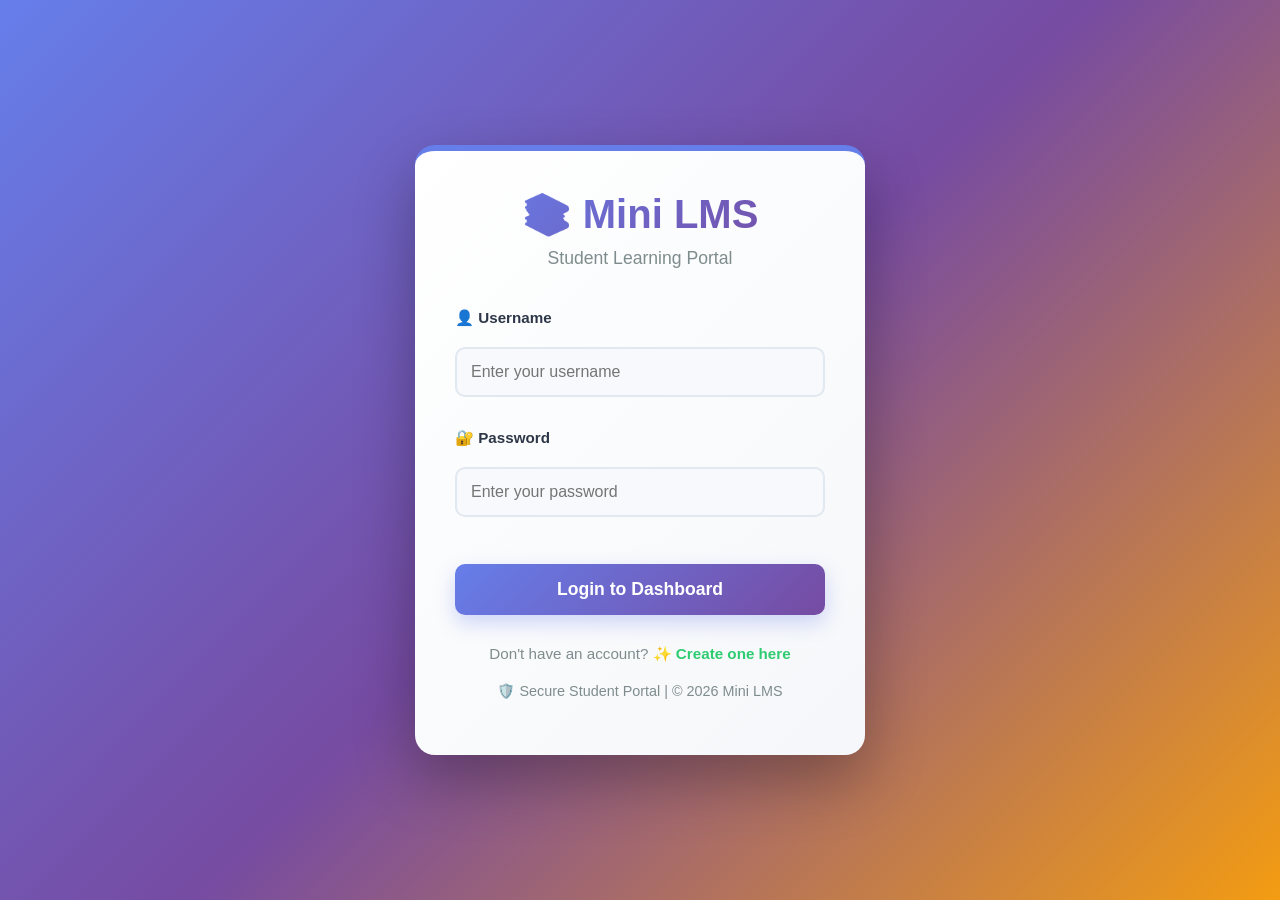
<file: backend/frontend/index.html>
<!DOCTYPE html>
<html>
<head>
    <title>📚 Mini LMS - Student Portal</title>
    <link rel="stylesheet" href="style.css">
    <style>
        /* Login Page Specific Styles */
        body.login-page {
            background: linear-gradient(135deg, #667eea 0%, #764ba2 50%, #f39c12 100%);
            display: flex;
            justify-content: center;
            align-items: center;
            min-height: 100vh;
        }

        .login-container {
            width: 100%;
            max-width: 450px;
            padding: 40px;
            background: linear-gradient(135deg, #ffffff 0%, #f5f7fa 100%);
            text-align: center;
            box-shadow: 0 25px 60px rgba(0, 0, 0, 0.3);
            border-radius: 20px;
            border-top: 6px solid #667eea;
            animation: slideUp 0.5s ease-out;
        }

        @keyframes slideUp {
            from {
                opacity: 0;
                transform: translateY(30px);
            }
            to {
                opacity: 1;
                transform: translateY(0);
            }
        }

        .login-header {
            margin-bottom: 40px;
        }

        .login-header h1 {
            font-size: 2.5em;
            background: linear-gradient(135deg, #667eea 0%, #764ba2 100%);
            -webkit-background-clip: text;
            -webkit-text-fill-color: transparent;
            background-clip: text;
            margin: 0 0 10px 0;
            font-weight: 800;
        }

        .login-header p {
            color: #7f8c8d;
            font-size: 1.1em;
            margin: 0;
        }

        .form-group {
            margin: 20px 0;
            position: relative;
        }

        .form-group label {
            display: block;
            text-align: left;
            color: #2d3748;
            font-weight: 600;
            margin-bottom: 8px;
            font-size: 0.95em;
        }

        .form-group input {
            width: 100%;
            padding: 14px;
            border: 2px solid #e2e8f0;
            border-radius: 10px;
            font-size: 1em;
            transition: all 0.3s ease;
            background: #f7f9fc;
        }

        .form-group input:focus {
            outline: none;
            border-color: #667eea;
            background: white;
            box-shadow: 0 0 0 5px rgba(102, 126, 234, 0.1);
            transform: translateY(-2px);
        }

        .login-form {
            margin: 30px 0;
        }

        .login-btn {
            width: 100%;
            padding: 15px;
            background: linear-gradient(135deg, #667eea 0%, #764ba2 100%);
            color: white;
            border: none;
            border-radius: 10px;
            font-weight: 700;
            font-size: 1.1em;
            cursor: pointer;
            transition: all 0.3s ease;
            box-shadow: 0 8px 20px rgba(102, 126, 234, 0.3);
            margin-top: 15px;
        }

        .login-btn:hover {
            transform: translateY(-3px);
            box-shadow: 0 12px 30px rgba(102, 126, 234, 0.5);
        }

        .login-btn:active {
            transform: translateY(-1px);
        }

        .login-btn:disabled {
            opacity: 0.7;
            cursor: not-allowed;
            transform: none;
        }

        .message {
            padding: 15px;
            margin: 15px 0;
            border-radius: 10px;
            font-weight: 600;
            animation: slideDown 0.3s ease-out;
        }

        @keyframes slideDown {
            from {
                opacity: 0;
                transform: translateY(-10px);
            }
            to {
                opacity: 1;
                transform: translateY(0);
            }
        }

        .error-message {
            background: linear-gradient(135deg, #e74c3c 0%, #c0392b 100%);
            color: white;
            border-left: 5px solid #c0392b;
            box-shadow: 0 4px 15px rgba(231, 76, 60, 0.3);
        }

        .success-message {
            background: linear-gradient(135deg, #2ecc71 0%, #27ae60 100%);
            color: white;
            border-left: 5px solid #27ae60;
            box-shadow: 0 4px 15px rgba(46, 204, 113, 0.3);
        }

        .demo-credentials {
            background: linear-gradient(135deg, #f39c12 0%, #e67e22 100%);
            color: white;
            padding: 15px;
            border-radius: 10px;
            margin: 20px 0;
            font-size: 0.95em;
            border-left: 5px solid #e67e22;
        }

        .demo-credentials strong {
            display: block;
            margin-bottom: 8px;
            font-size: 1em;
        }

        .demo-credentials code {
            background: rgba(0, 0, 0, 0.2);
            padding: 4px 8px;
            border-radius: 4px;
            margin: 0 4px;
            font-family: monospace;
        }

        .signup-link {
            margin-top: 20px;
            color: #7f8c8d;
            font-size: 0.95em;
        }

        .signup-link a {
            color: #2ecc71;
            text-decoration: none;
            font-weight: 700;
            transition: all 0.3s ease;
        }

        .signup-link a:hover {
            color: #27ae60;
            text-decoration: underline;
        }

        .login-footer {
            margin-top: 20px;
            color: #7f8c8d;
            font-size: 0.9em;
        }
    </style>
</head>
<body class="login-page">
    <div class="login-container">
        <div class="login-header">
            <h1>📚 Mini LMS</h1>
            <p>Student Learning Portal</p>
        </div>

        <div id="messageContainer"></div>

        <form id="loginForm" class="login-form">
            <div class="form-group">
                <label for="username">👤 Username</label>
                <input type="text" id="username" placeholder="Enter your username" required>
            </div>

            <div class="form-group">
                <label for="password">🔐 Password</label>
                <input type="password" id="password" placeholder="Enter your password" required>
            </div>

            <button type="submit" class="login-btn" id="loginBtn">Login to Dashboard</button>
        </form>

        <div class="signup-link">
            Don't have an account? <a href="signup">✨ Create one here</a>
        </div>

        <div class="login-footer">
            <p>🛡️ Secure Student Portal | © 2026 Mini LMS</p>
        </div>
    </div>

<script>
document.getElementById("loginForm").addEventListener("submit", async function(e){
    e.preventDefault();
    const username = document.getElementById("username").value.trim();
    const password = document.getElementById("password").value.trim();
    const loginBtn = document.getElementById("loginBtn");
    const messageContainer = document.getElementById("messageContainer");
    
    console.log("Login attempt with username:", username);
    
    if(!username || !password) {
        showMessage("Please enter both username and password", "error");
        return;
    }
    
    // Disable button and show loading state
    loginBtn.disabled = true;
    loginBtn.textContent = "⏳ Logging in...";
    
    try {
        console.log("Sending request to /api/token/...");
        const response = await fetch("http://127.0.0.1:8000/api/token/", {
            method: "POST",
            headers: {
                "Content-Type": "application/json",
            },
            body: JSON.stringify({
                username: username,
                password: password
            })
        });
        
        console.log("Response status:", response.status);
        const data = await response.json();
        console.log("Response data:", data);
        
        if(!response.ok) {
            throw new Error(data.detail || "Invalid credentials");
        }
        
        if(data.access){
            localStorage.setItem("token", data.access);
            console.log("Token saved successfully");
            showMessage("✅ Login Successful! Redirecting...", "success");
            setTimeout(() => {
                window.location.href = "courses/";
            }, 1500);
        } else {
            throw new Error("No access token in response");
        }
    } catch(err){
        console.error("Login error:", err);
        showMessage("❌ " + (err.message || "Login failed. Please try again."), "error");
        loginBtn.disabled = false;
        loginBtn.textContent = "Login to Dashboard";
    }
});

function showMessage(message, type) {
    const messageContainer = document.getElementById("messageContainer");
    const messageDiv = document.createElement("div");
    messageDiv.className = `message ${type}-message`;
    messageDiv.textContent = message;
    messageContainer.innerHTML = "";
    messageContainer.appendChild(messageDiv);
    
    if(type === "success") {
        setTimeout(() => {
            messageDiv.remove();
        }, 3000);
    }
}
</script>
</body>
</html>
</file>
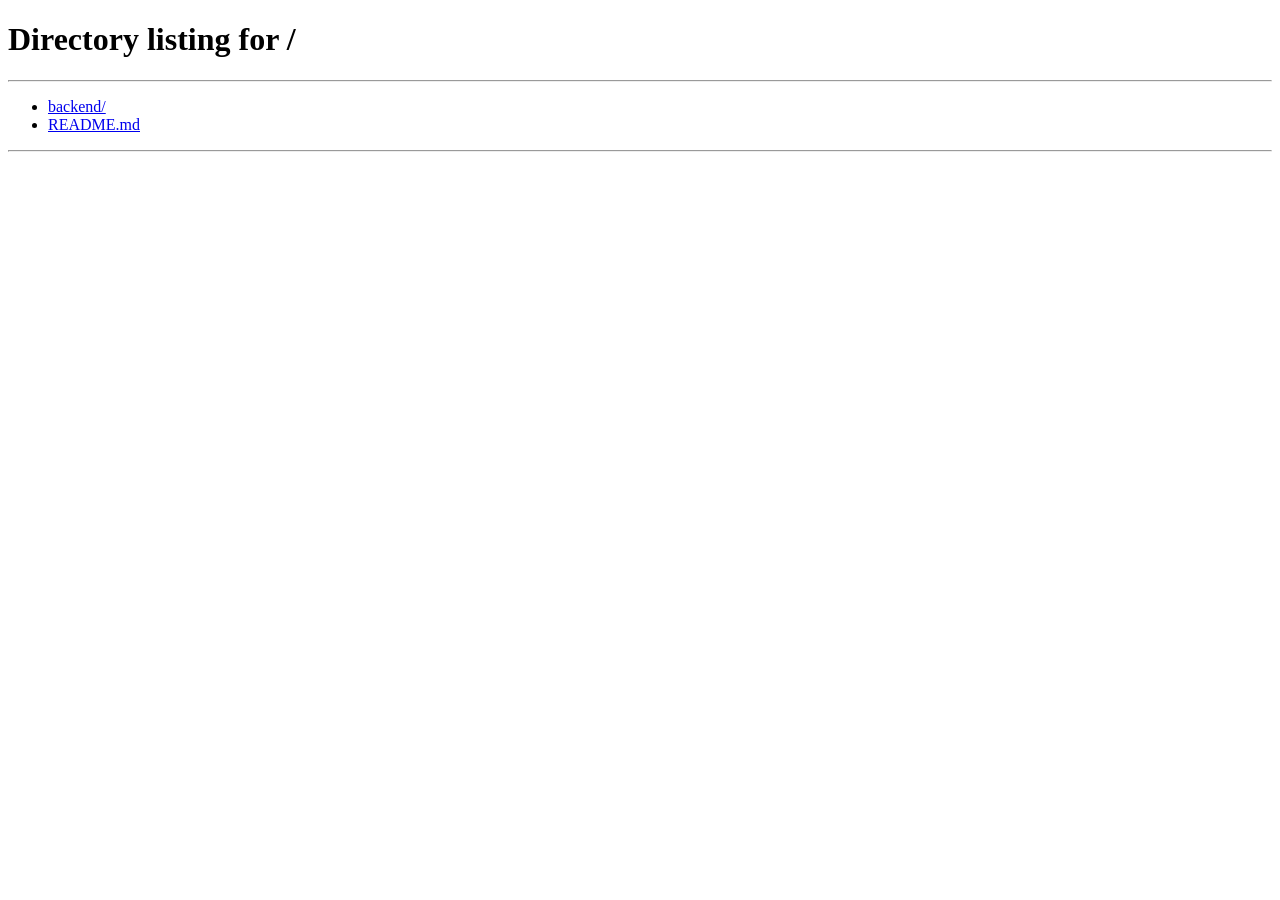
<file: backend/frontend/assignment-detail.html>
<!DOCTYPE html>
<html>
<head>
    <title>Mini LMS - Assignment Details</title>
    <link rel="stylesheet" href="style.css">
    <style>
        .assignment-detail-header {
            background: linear-gradient(135deg, #f39c12 0%, #e67e22 100%);
            color: white;
            padding: 40px;
            border-radius: 10px;
            margin-bottom: 30px;
        }
        
        .assignment-detail-header h1 {
            margin: 0 0 15px 0;
            font-size: 2.5em;
        }
        
        .assignment-detail-header p {
            margin: 0;
            font-size: 1.1em;
            opacity: 0.9;
        }
        
        .nav-buttons {
            display: flex;
            gap: 15px;
            margin-bottom: 30px;
            flex-wrap: wrap;
        }
        
        .nav-btn {
            padding: 12px 25px;
            border: none;
            border-radius: 5px;
            cursor: pointer;
            font-weight: 600;
            font-size: 1em;
            transition: all 0.3s ease;
        }
        
        .nav-btn-primary {
            background: linear-gradient(135deg, #667eea 0%, #764ba2 100%);
            color: white;
        }
        
        .nav-btn-primary:hover {
            transform: scale(1.02);
            box-shadow: 0 6px 20px rgba(102, 126, 234, 0.4);
        }
        
        .nav-btn-secondary {
            background: #e0e0e0;
            color: #333;
        }
        
        .nav-btn-secondary:hover {
            background: #d0d0d0;
            transform: scale(1.02);
        }
        
        .assignment-content {
            display: grid;
            grid-template-columns: 1fr 1fr;
            gap: 30px;
            margin-bottom: 40px;
        }
        
        @media (max-width: 1024px) {
            .assignment-content {
                grid-template-columns: 1fr;
            }
        }
        
        .task-section {
            background: white;
            border-radius: 12px;
            padding: 30px;
            box-shadow: 0 4px 15px rgba(0, 0, 0, 0.1);
        }
        
        .task-section h2 {
            color: #f39c12;
            margin: 0 0 20px 0;
            font-size: 1.5em;
            border-bottom: 2px solid #f39c12;
            padding-bottom: 10px;
        }
        
        .task-description {
            color: #666;
            line-height: 1.8;
            margin-bottom: 20px;
            font-size: 1em;
        }
        
        .task-code {
            background: #f8f9fa;
            border: 1px solid #e0e0e0;
            border-radius: 8px;
            padding: 15px;
            overflow-x: auto;
            font-family: 'Courier New', monospace;
            font-size: 0.9em;
            line-height: 1.5;
            color: #333;
            white-space: pre-wrap;
            word-wrap: break-word;
        }
        
        .meta-info {
            display: grid;
            grid-template-columns: 1fr 1fr;
            gap: 15px;
            margin-bottom: 20px;
        }
        
        .meta-item {
            background: #f8f9fa;
            padding: 15px;
            border-radius: 8px;
            border-left: 4px solid #f39c12;
        }
        
        .meta-label {
            font-weight: 600;
            color: #f39c12;
            font-size: 0.85em;
            text-transform: uppercase;
        }
        
        .meta-value {
            color: #333;
            margin-top: 5px;
            font-size: 1.1em;
        }
        
        .submission-section {
            background: white;
            border-radius: 12px;
            padding: 30px;
            box-shadow: 0 4px 15px rgba(0, 0, 0, 0.1);
        }
        
        .submission-section h2 {
            color: #667eea;
            margin: 0 0 20px 0;
            font-size: 1.5em;
            border-bottom: 2px solid #667eea;
            padding-bottom: 10px;
        }
        
        .form-group {
            margin-bottom: 20px;
        }
        
        .form-label {
            display: block;
            font-weight: 600;
            color: #333;
            margin-bottom: 8px;
        }
        
        .form-control {
            width: 100%;
            padding: 12px;
            border: 2px solid #e0e0e0;
            border-radius: 8px;
            font-family: 'Courier New', monospace;
            font-size: 1em;
            box-sizing: border-box;
            transition: all 0.3s ease;
        }
        
        .form-control:focus {
            outline: none;
            border-color: #667eea;
            box-shadow: 0 0 0 3px rgba(102, 126, 234, 0.1);
        }
        
        textarea.form-control {
            min-height: 250px;
            resize: vertical;
        }
        
        .submit-btn {
            background: linear-gradient(135deg, #667eea 0%, #764ba2 100%);
            color: white;
            padding: 15px 40px;
            border: none;
            border-radius: 8px;
            font-weight: 600;
            font-size: 1.1em;
            cursor: pointer;
            transition: all 0.3s ease;
            width: 100%;
        }
        
        .submit-btn:hover {
            transform: scale(1.02);
            box-shadow: 0 6px 20px rgba(102, 126, 234, 0.4);
        }
        
        .submit-btn:active {
            transform: scale(0.98);
        }
        
        .success-message {
            background: #d4edda;
            border: 1px solid #c3e6cb;
            color: #155724;
            padding: 15px;
            border-radius: 8px;
            margin-bottom: 20px;
            display: none;
        }
        
        .success-message.show {
            display: block;
        }
        
        .status-badge {
            display: inline-block;
            padding: 6px 12px;
            border-radius: 20px;
            font-size: 0.85em;
            font-weight: 600;
            margin-top: 10px;
        }
        
        .status-pending {
            background: #ffe5e5;
            color: #c33;
        }
        
        .status-submitted {
            background: #e5f2e5;
            color: #3c3;
        }
        
        .char-count {
            font-size: 0.9em;
            color: #999;
            margin-top: 5px;
        }
    </style>
</head>
<body>
    <div class="container">
        <div class="nav-buttons">
            <button class="nav-btn nav-btn-secondary" onclick="goBack()">← Back to Assignments</button>
            <button class="nav-btn nav-btn-secondary" onclick="logout()">🚪 Logout</button>
        </div>
        
        <div class="assignment-detail-header">
            <h1 id="assignmentTitle">Loading...</h1>
            <p id="assignmentDesc">Please wait</p>
        </div>
        
        <div class="assignment-content">
            <div class="task-section">
                <h2>📋 Task Details</h2>
                
                <div class="meta-info">
                    <div class="meta-item">
                        <div class="meta-label">Due Date</div>
                        <div class="meta-value" id="dueDate">-</div>
                    </div>
                    <div class="meta-item">
                        <div class="meta-label">Status</div>
                        <div class="meta-value" id="statusBadge">Pending</div>
                    </div>
                </div>
                
                <div class="task-description" id="taskDescription">Loading task...</div>
                
                <div style="background: #f0f7ff; padding: 15px; border-radius: 8px; border-left: 4px solid #667eea; margin-top: 20px;">
                    <strong>💡 Tip:</strong> Read the requirements carefully and test your code before submission.
                </div>
            </div>
            
            <div class="submission-section">
                <h2>✍️ Submit Solution</h2>
                
                <div class="success-message" id="successMessage">
                    ✓ Assignment submitted successfully! Your submission has been recorded.
                </div>
                
                <form id="submissionForm">
                    <div class="form-group">
                        <label class="form-label">Your Name/ID</label>
                        <input type="text" class="form-control" id="studentName" placeholder="Enter your name or student ID" value="testuser" required>
                    </div>
                    
                    <div class="form-group">
                        <label class="form-label">Your Solution Code</label>
                        <textarea class="form-control" id="solutionCode" placeholder="Paste your code here..." required></textarea>
                        <div class="char-count"><span id="charCount">0</span> characters</div>
                    </div>
                    
                    <div class="form-group">
                        <label class="form-label">Comments (Optional)</label>
                        <textarea class="form-control" id="comments" placeholder="Add any notes or questions about your solution..." style="min-height: 100px;"></textarea>
                    </div>
                    
                    <button type="submit" class="submit-btn">📤 Submit Assignment</button>
                </form>
            </div>
        </div>
    </div>

<script>
const assignmentTasks = {
    1: {
        title: "Python Variables and Data Types",
        description: "Create a program that handles different data types",
        task: `Write a Python program that:
1. Creates variables of different types (int, str, float, bool)
2. Prints each variable with its type
3. Performs type conversion and prints results

Example output:
x = 10 (type: <class 'int'>)
y = "Hello" (type: <class 'str'>)
z = 3.14 (type: <class 'float'>)
Converted: 10.0

Sample solution:
x = 10
y = "Hello"
z = 3.14
is_active = True

print(f"x = {x} (type: {type(x)})")
print(f"y = {y} (type: {type(y)})")
print(f"z = {z} (type: {type(z)})")
print(f"Converted: {float(x)}")`,
        dueDate: "2026-02-24",
        status: "pending"
    },
    2: {
        title: "List and Dictionary Operations",
        description: "Manipulate lists and dictionaries in Python",
        task: `Write a Python program that:
1. Creates a list of 5 numbers
2. Adds, removes, and sorts elements
3. Creates a dictionary with student information
4. Accesses and modifies dictionary values

Tasks to complete:
- List operations: append, remove, sort
- Dictionary operations: get, update, keys(), values()
- Print all operations with results

Sample solution:
numbers = [3, 1, 4, 1, 5]
print(f"Original: {numbers}")

numbers.append(9)
print(f"After append: {numbers}")

numbers.sort()
print(f"Sorted: {numbers}")

student = {"name": "John", "age": 20, "gpa": 3.5}
print(f"Student: {student}")
print(f"Keys: {list(student.keys())}")`,
        dueDate: "2026-02-26",
        status: "pending"
    },
    3: {
        title: "HTML Form Creation",
        description: "Create a functional HTML form",
        task: `Create an HTML form with:
1. Text input for name
2. Email input field
3. Password input field
4. Select dropdown for country
5. Checkbox for terms agreement
6. Submit and Reset buttons

Requirements:
- Use proper HTML5 form elements
- Add labels for each field
- Include form validation attributes
- Basic CSS styling

Sample HTML:
<form>
  <label>Name:</label>
  <input type="text" name="name" required>
  
  <label>Email:</label>
  <input type="email" name="email" required>
  
  <label>Country:</label>
  <select name="country">
    <option>USA</option>
    <option>UK</option>
  </select>
  
  <input type="checkbox" name="terms" required>
  <label>I agree to terms</label>
  
  <button type="submit">Submit</button>
</form>`,
        dueDate: "2026-02-25",
        status: "pending"
    }
};

function loadAssignmentDetail() {
    const token = localStorage.getItem("token");
    if (!token) {
        alert("Please login first");
        window.location.href = "/";
        return;
    }
    
    // Get assignment ID from URL
    const urlParams = new URLSearchParams(window.location.search);
    const assignmentId = urlParams.get('id') || 1;
    
    const assignment = assignmentTasks[assignmentId];
    
    if (!assignment) {
        document.querySelector('.assignment-content').innerHTML = 
            '<div style="grid-column: 1/-1; padding: 40px; text-align: center; color: #999;">Assignment not found</div>';
        return;
    }
    
    // Update page with assignment info
    document.getElementById("assignmentTitle").textContent = assignment.title;
    document.getElementById("assignmentDesc").textContent = assignment.description;
    document.getElementById("taskDescription").innerHTML = `<div class="task-code">${assignment.task}</div>`;
    document.getElementById("dueDate").textContent = assignment.dueDate;
    document.getElementById("statusBadge").innerHTML = `<span class="status-badge status-${assignment.status}">${assignment.status === 'pending' ? 'Pending' : 'Submitted'}</span>`;
}

// Update character count
document.addEventListener('DOMContentLoaded', function() {
    const textarea = document.getElementById("solutionCode");
    textarea.addEventListener('input', function() {
        document.getElementById("charCount").textContent = this.value.length;
    });
    
    loadAssignmentDetail();
});

// Handle form submission
document.getElementById("submissionForm").addEventListener("submit", function(e) {
    e.preventDefault();
    
    const studentName = document.getElementById("studentName").value;
    const solutionCode = document.getElementById("solutionCode").value;
    const comments = document.getElementById("comments").value;
    
    if (!solutionCode.trim()) {
        alert("Please enter your solution code");
        return;
    }
    
    // Show success message
    const successMsg = document.getElementById("successMessage");
    successMsg.classList.add("show");
    
    // Reset form
    document.getElementById("submissionForm").reset();
    document.getElementById("charCount").textContent = "0";
    
    // Hide success message after 5 seconds
    setTimeout(() => {
        successMsg.classList.remove("show");
    }, 5000);
    
    console.log("Submission recorded:", {
        student: studentName,
        codeLength: solutionCode.length,
        comments: comments
    });
});

function goBack() {
    window.location.href = "/assignments/";
}

function logout() {
    localStorage.removeItem("token");
    alert("Logged out successfully");
    window.location.href = "/";
}
</script>
</body>
</html>
</file>
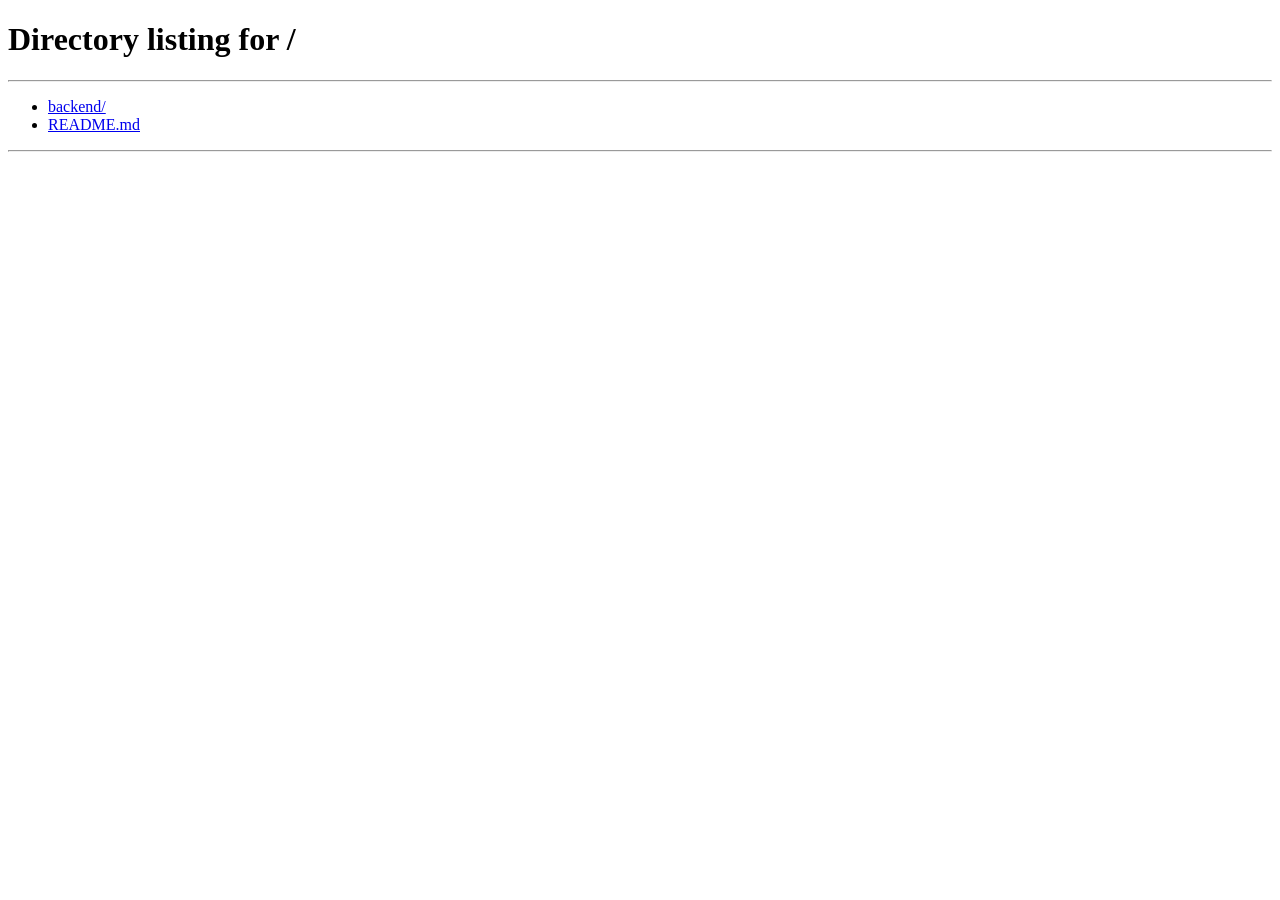
<file: backend/frontend/assignments.html>
<!DOCTYPE html>
<html>
<head>
    <title>Mini LMS - Assignments</title>
    <link rel="stylesheet" href="style.css">
    <style>
        .assignments-header {
            text-align: center;
            margin-bottom: 40px;
            padding: 20px;
            background: linear-gradient(135deg, #667eea 0%, #764ba2 100%);
            color: white;
            border-radius: 10px;
        }
        
        .assignments-header h1 {
            margin: 0;
            font-size: 2.5em;
        }
        
        .nav-buttons {
            display: flex;
            gap: 15px;
            margin-bottom: 30px;
            flex-wrap: wrap;
            align-items: center;
        }
        
        .nav-btn {
            padding: 12px 25px;
            border: none;
            border-radius: 5px;
            cursor: pointer;
            font-weight: 600;
            font-size: 1em;
            transition: all 0.3s ease;
        }
        
        .nav-btn-primary {
            background: linear-gradient(135deg, #667eea 0%, #764ba2 100%);
            color: white;
        }
        
        .nav-btn-primary:hover {
            transform: scale(1.02);
            box-shadow: 0 6px 20px rgba(102, 126, 234, 0.4);
        }
        
        .nav-btn-secondary {
            background: #e0e0e0;
            color: #333;
        }
        
        .nav-btn-secondary:hover {
            background: #d0d0d0;
            transform: scale(1.02);
        }
        
        .assignments-grid {
            display: grid;
            grid-template-columns: repeat(auto-fit, minmax(300px, 1fr));
            gap: 25px;
            margin-bottom: 40px;
        }
        
        .assignment-card {
            background: white;
            border-radius: 12px;
            padding: 25px;
            box-shadow: 0 4px 15px rgba(0, 0, 0, 0.1);
            transition: all 0.3s ease;
            border-left: 5px solid #f39c12;
        }
        
        .assignment-card:hover {
            transform: translateY(-8px);
            box-shadow: 0 8px 30px rgba(0, 0, 0, 0.15);
            border-left-color: #e67e22;
        }
        
        .assignment-card h3 {
            color: #333;
            margin: 0 0 12px 0;
            font-size: 1.4em;
        }
        
        .assignment-card p {
            color: #666;
            line-height: 1.6;
            margin: 0 0 15px 0;
        }
        
        .assignment-meta {
            display: flex;
            justify-content: space-between;
            font-size: 0.9em;
            color: #999;
            margin-bottom: 15px;
        }
        
        .due-date {
            background: #fff3cd;
            padding: 8px 12px;
            border-radius: 5px;
            color: #856404;
            font-weight: 600;
        }
        
        .status-badge {
            display: inline-block;
            padding: 6px 12px;
            border-radius: 20px;
            font-size: 0.85em;
            font-weight: 600;
            margin-top: 10px;
        }
        
        .status-pending {
            background: #ffe5e5;
            color: #c33;
        }
        
        .status-submitted {
            background: #e5f2e5;
            color: #3c3;
        }
        
        .status-graded {
            background: #e5e5ff;
            color: #33c;
        }
        
        .assignment-link {
            display: inline-block;
            background: #f39c12;
            color: white;
            padding: 10px 20px;
            border-radius: 5px;
            text-decoration: none;
            font-weight: 600;
            margin-top: 12px;
            transition: all 0.3s ease;
        }
        
        .assignment-link:hover {
            background: #e67e22;
            transform: scale(1.05);
        }
        
        .no-assignments {
            text-align: center;
            padding: 40px;
            color: #999;
            background: #f8f9fa;
            border-radius: 8px;
        }
    </style>
</head>
<body>
    <div class="container">
        <div class="nav-buttons">
            <button class="nav-btn nav-btn-secondary" onclick="goBack()">← Back to Courses</button>
            <button class="nav-btn nav-btn-primary" onclick="goToStudentDetails()">👤 Student Details</button>
            <button class="nav-btn nav-btn-secondary" onclick="logout()">🚪 Logout</button>
        </div>
        
        <div class="assignments-header">
            <h1>📋 My Assignments</h1>
            <p>Complete your assignments to improve your grades</p>
        </div>
        
        <div class="assignments-grid" id="assignmentsList"></div>
    </div>

<script>
async function loadAssignments() {
    const token = localStorage.getItem("token");
    if (!token) {
        alert("Please login first");
        window.location.href = "/";
        return;
    }
    
    try {
        const response = await fetch("http://127.0.0.1:8000/api/courses/assignments/", {
            headers: {
                "Authorization": "Bearer " + token
            }
        });
        
        if (!response.ok) {
            throw new Error('Failed to load assignments');
        }
        
        const assignments = await response.json();
        const assignmentsList = document.getElementById("assignmentsList");
        
        if (assignments.length === 0) {
            assignmentsList.innerHTML = '<div class="no-assignments">No assignments yet. Check back soon!</div>';
            return;
        }
        
        assignmentsList.innerHTML = assignments.map((assignment, index) => {
            const dueDate = new Date(assignment.due_date);
            const status = index % 3 === 0 ? 'pending' : (index % 3 === 1 ? 'submitted' : 'graded');
            const statusText = status === 'pending' ? 'Pending' : (status === 'submitted' ? 'Submitted' : 'Graded');
            
            return `
                <div class="assignment-card">
                    <h3>📝 ${assignment.title}</h3>
                    <p>${assignment.description}</p>
                    <div class="assignment-meta">
                        <span>Course ID: ${assignment.course}</span>
                        <span class="due-date">Due: ${dueDate.toLocaleDateString()}</span>
                    </div>
                    <span class="status-badge status-${status}">${statusText}</span>
                    <br>
                    <a href="/assignment-detail.html?id=${assignment.id}" class="assignment-link">📖 View & Submit</a>
                </div>
            `;
        }).join('');
    } catch(err) {
        console.error("Error loading assignments:", err);
        document.getElementById("assignmentsList").innerHTML = 
            '<div class="no-assignments">Error loading assignments. Please try again later.</div>';
    }
}

function goBack() {
    window.location.href = "/courses/";
}

function goToStudentDetails() {
    window.location.href = "/student-details.html";
}

function logout() {
    localStorage.removeItem("token");
    alert("Logged out successfully");
    window.location.href = "/";
}

loadAssignments();
</script>
</body>
</html>
</file>
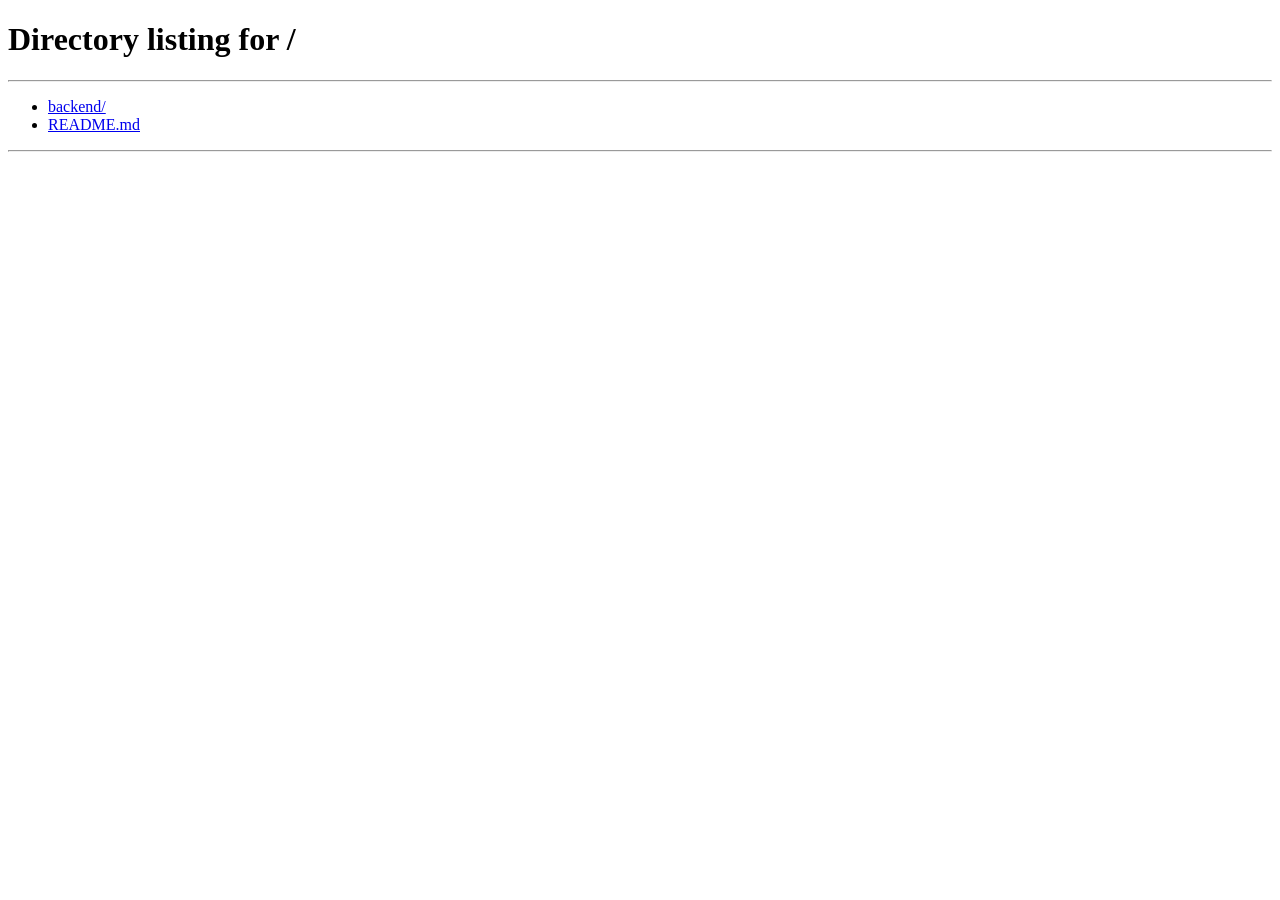
<file: backend/frontend/course-detail.html>
<!DOCTYPE html>
<html>
<head>
    <title>Mini LMS - Course Details</title>
    <link rel="stylesheet" href="style.css">
    <style>
        .course-detail-header {
            background: linear-gradient(135deg, #667eea 0%, #764ba2 100%);
            color: white;
            padding: 40px;
            border-radius: 10px;
            margin-bottom: 30px;
        }
        
        .course-detail-header h1 {
            margin: 0 0 15px 0;
            font-size: 2.5em;
        }
        
        .course-detail-header p {
            margin: 0;
            font-size: 1.1em;
            opacity: 0.9;
        }
        
        .course-meta {
            display: grid;
            grid-template-columns: repeat(auto-fit, minmax(200px, 1fr));
            gap: 20px;
            margin-bottom: 30px;
        }
        
        .meta-card {
            background: #f8f9fa;
            padding: 20px;
            border-radius: 8px;
            border-left: 4px solid #667eea;
        }
        
        .meta-card h3 {
            margin: 0 0 10px 0;
            color: #667eea;
            font-size: 0.9em;
            text-transform: uppercase;
        }
        
        .meta-card p {
            margin: 0;
            color: #333;
            font-size: 1.1em;
        }
        
        .course-content {
            background: #f8f9fa;
            padding: 25px;
            border-radius: 8px;
            margin-bottom: 30px;
        }
        
        .course-content h2 {
            color: #333;
            margin-top: 0;
        }
        
        .course-content p {
            color: #666;
            line-height: 1.8;
        }
        
        .lessons-section {
            margin-bottom: 30px;
        }
        
        .lessons-section h2 {
            color: #333;
            border-bottom: 2px solid #667eea;
            padding-bottom: 10px;
        }
        
        .lesson-item {
            background: white;
            padding: 15px;
            margin: 10px 0;
            border-radius: 5px;
            border-left: 4px solid #667eea;
            box-shadow: 0 2px 5px rgba(0, 0, 0, 0.05);
            cursor: pointer;
            transition: all 0.3s ease;
        }
        
        .lesson-item:hover {
            transform: translateX(5px);
            box-shadow: 0 4px 10px rgba(0, 0, 0, 0.1);
        }
        
        .lesson-item h3 {
            margin: 0 0 5px 0;
            color: #667eea;
        }
        
        .lesson-item p {
            margin: 0;
            color: #666;
            font-size: 0.9em;
        }
        
        .no-content {
            text-align: center;
            padding: 40px;
            color: #999;
            background: #f8f9fa;
            border-radius: 8px;
        }
        
        .button-group {
            display: flex;
            gap: 15px;
            margin-bottom: 30px;
            flex-wrap: wrap;
        }
        
        .back-btn, .enroll-btn {
            padding: 12px 25px;
            border: none;
            border-radius: 5px;
            cursor: pointer;
            font-weight: 600;
            font-size: 1em;
            transition: all 0.3s ease;
        }
        
        .back-btn {
            background: #e0e0e0;
            color: #333;
        }
        
        .back-btn:hover {
            background: #d0d0d0;
            transform: scale(1.02);
        }
        
        .enroll-btn {
            background: linear-gradient(135deg, #667eea 0%, #764ba2 100%);
            color: white;
        }
        
        .enroll-btn:hover {
            transform: scale(1.02);
            box-shadow: 0 6px 20px rgba(102, 126, 234, 0.4);
        }
        
        .loading {
            text-align: center;
            padding: 40px;
            color: #667eea;
            font-size: 1.2em;
        }
        
        .error {
            background: #fee;
            color: #c33;
            padding: 20px;
            border-radius: 8px;
            border-left: 4px solid #c33;
        }
    </style>
</head>
<body>
    <div class="container">
        <div class="button-group">
            <button class="back-btn" onclick="goBack()">← Back to Courses</button>
            <button class="enroll-btn" onclick="enrollCourse()">Enroll Now</button>
        </div>
        
        <div id="courseContent">
            <div class="loading">Loading course details...</div>
        </div>
    </div>

<script>
async function loadCourseDetail() {
    const token = localStorage.getItem("token");
    if (!token) {
        alert("Please login first");
        window.location.href = "/";
        return;
    }
    
    // Get course ID from URL
    const urlParams = new URLSearchParams(window.location.search);
    const courseId = urlParams.get('id');
    
    if (!courseId) {
        document.getElementById("courseContent").innerHTML = 
            '<div class="error">Course ID not found</div>';
        return;
    }
    
    try {
        // Fetch all courses and find the one we need
        const response = await fetch("http://127.0.0.1:8000/api/courses/", {
            headers: {
                "Authorization": "Bearer " + token
            }
        });
        
        if (!response.ok) throw new Error('Failed to load courses');
        
        const courses = await response.json();
        const course = courses.find(c => c.id == courseId);
        
        if (!course) {
            document.getElementById("courseContent").innerHTML = 
                '<div class="error">Course not found</div>';
            return;
        }
        
        // Generate YouTube video section if youtube_link exists
        let videoSection = '';
        if (course.youtube_link) {
            const videoId = extractYouTubeId(course.youtube_link);
            if (videoId) {
                videoSection = `
                    <div class="video-section">
                        <h2>Course Preview</h2>
                        <div class="video-container">
                            <iframe 
                                src="https://www.youtube.com/embed/${videoId}" 
                                title="YouTube video player" 
                                allow="accelerometer; autoplay; clipboard-write; encrypted-media; gyroscope; picture-in-picture" 
                                allowfullscreen>
                            </iframe>
                        </div>
                    </div>
                `;
            }
        }
        
        // Render course detail
        const content = `
            <div class="course-detail-header">
                <h1>${course.title}</h1>
                <p>${course.description}</p>
            </div>
            
            <div class="course-meta">
                <div class="meta-card">
                    <h3>Course ID</h3>
                    <p>${course.id}</p>
                </div>
                <div class="meta-card">
                    <h3>Instructor ID</h3>
                    <p>${course.instructor}</p>
                </div>
                <div class="meta-card">
                    <h3>Status</h3>
                    <p>Available</p>
                </div>
            </div>
            
            ${videoSection}
            
            <div class="course-content">
                <h2>About this Course</h2>
                <p>${course.description}</p>
                <p>This comprehensive course covers all the essential topics you need to master ${course.title.toLowerCase()}. Through a combination of video lectures, hands-on exercises, and real-world projects, you'll gain practical skills that you can apply immediately.</p>
            </div>
            
            <div class="lessons-section">
                <h2>Course Content</h2>
                <div class="lesson-item">
                    <h3>Module 1: Fundamentals</h3>
                    <p>Introduction and core concepts</p>
                </div>
                <div class="lesson-item">
                    <h3>Module 2: Intermediate Topics</h3>
                    <p>Building on the basics with more advanced concepts</p>
                </div>
                <div class="lesson-item">
                    <h3>Module 3: Advanced Techniques</h3>
                    <p>Expert-level strategies and best practices</p>
                </div>
                <div class="lesson-item">
                    <h3>Module 4: Capstone Project</h3>
                    <p>Put your skills to work on a real project</p>
                </div>
            </div>
        `;
        
        document.getElementById("courseContent").innerHTML = content;
    } catch(err) {
        console.error("Error loading course:", err);
        document.getElementById("courseContent").innerHTML = 
            '<div class="error">Error loading course details: ' + err.message + '</div>';
    }
}

function goBack() {
    window.location.href = "/courses/";
}

function enrollCourse() {
    alert("Thank you! You have successfully enrolled in this course.");
    goBack();
}

// Extract YouTube video ID from various URL formats
function extractYouTubeId(url) {
    if (!url) return null;
    
    // Regular expression to match YouTube URL patterns
    const patterns = [
        /(?:https?:\/\/)?(?:www\.)?youtube\.com\/watch\?v=([^&\s]+)/,
        /(?:https?:\/\/)?(?:www\.)?youtube\.com\/embed\/([^&\s]+)/,
        /(?:https?:\/\/)?(?:www\.)?youtu\.be\/([^&\s]+)/,
        /(?:https?:\/\/)?(?:www\.)?youtube\.com\/v\/([^&\s]+)/
    ];
    
    for (const pattern of patterns) {
        const match = url.match(pattern);
        if (match && match[1]) {
            return match[1];
        }
    }
    
    // If the URL is already just an ID
    if (url.length === 11 && /^[a-zA-Z0-9_-]+$/.test(url)) {
        return url;
    }
    
    return null;
}

loadCourseDetail();
</script>
</body>
</html>
</file>
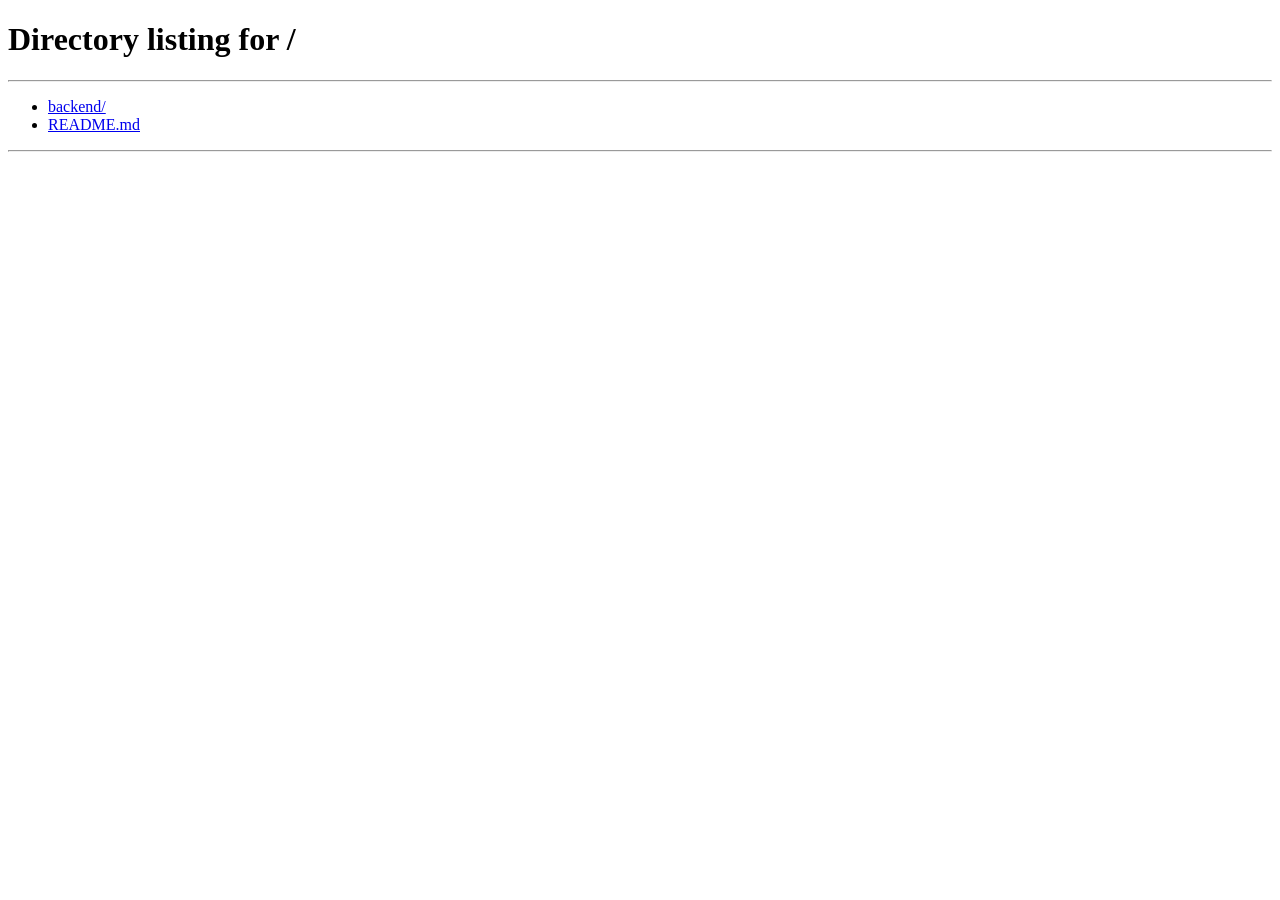
<file: backend/frontend/courses.html>
<!DOCTYPE html>
<html>
<head>
    <title>Mini LMS - Courses</title>
    <link rel="stylesheet" href="style.css">
    <style>
        .courses-header {
            text-align: center;
            margin-bottom: 40px;
            padding: 20px;
            background: linear-gradient(135deg, #667eea 0%, #764ba2 100%);
            color: white;
            border-radius: 10px;
        }
        
        .courses-header h1 {
            margin: 0;
            font-size: 2.5em;
        }
        
        .courses-grid {
            display: grid;
            grid-template-columns: repeat(auto-fit, minmax(300px, 1fr));
            gap: 25px;
            margin-bottom: 40px;
        }
        
        .course-card {
            background: white;
            border-radius: 12px;
            padding: 25px;
            box-shadow: 0 4px 15px rgba(0, 0, 0, 0.1);
            transition: all 0.3s ease;
            cursor: pointer;
            border-left: 5px solid #667eea;
            position: relative;
            overflow: hidden;
        }
        
        .course-card::before {
            content: '';
            position: absolute;
            top: 0;
            left: 0;
            right: 0;
            bottom: 0;
            background: linear-gradient(135deg, rgba(102, 126, 234, 0.05) 0%, rgba(118, 75, 162, 0.05) 100%);
            pointer-events: none;
        }
        
        .course-card:hover {
            transform: translateY(-8px);
            box-shadow: 0 8px 30px rgba(0, 0, 0, 0.15);
            border-left-color: #764ba2;
        }
        
        .course-card h3 {
            color: #333;
            margin: 0 0 12px 0;
            font-size: 1.4em;
            position: relative;
            z-index: 1;
        }
        
        .course-card p {
            color: #666;
            line-height: 1.6;
            margin: 0 0 20px 0;
            position: relative;
            z-index: 1;
        }
        
        .course-card .course-link {
            display: inline-block;
            background: linear-gradient(135deg, #667eea 0%, #764ba2 100%);
            color: white;
            padding: 12px 25px;
            border-radius: 25px;
            text-decoration: none;
            font-weight: 600;
            transition: all 0.3s ease;
            position: relative;
            z-index: 1;
        }
        
        .course-card .course-link:hover {
            transform: scale(1.05);
            box-shadow: 0 6px 20px rgba(102, 126, 234, 0.4);
        }
        
        .course-id {
            display: inline-block;
            background: #f0f0f0;
            color: #667eea;
            padding: 4px 12px;
            border-radius: 20px;
            font-size: 0.85em;
            margin-top: 12px;
            font-weight: 600;
            position: relative;
            z-index: 1;
        }
        
        .logout-btn {
            background: #e74c3c;
            color: white;
            padding: 10px 20px;
            border: none;
            border-radius: 5px;
            cursor: pointer;
            font-weight: 600;
            transition: all 0.3s ease;
            float: right;
            margin-bottom: 20px;
        }
        
        .logout-btn:hover {
            background: #c0392b;
            transform: scale(1.02);
        }
        
        .nav-btn {
            padding: 10px 20px;
            border: none;
            border-radius: 5px;
            cursor: pointer;
            font-weight: 600;
            transition: all 0.3s ease;
            font-size: 1em;
        }
        
        .nav-top {
            background: linear-gradient(135deg, #667eea 0%, #764ba2 100%);
            color: white;
        }
        
        .nav-top:hover {
            transform: scale(1.05);
            box-shadow: 0 4px 12px rgba(102, 126, 234, 0.3);
        }
        
        .nav-top.logout {
            background: #e74c3c;
        }
        
        .nav-top.logout:hover {
            background: #c0392b;
        }
        
        .welcome-msg {
            color: #667eea;
            font-weight: 600;
            clear: both;
            margin-bottom: 30px;
        }
    </style>
</head>
<body>
    <div class="container">
        <div style="display: flex; gap: 15px; justify-content: flex-end; margin-bottom: 20px;">
            <button class="nav-btn nav-top" onclick="goToAssignments()">📋 Assignments</button>
            <button class="nav-btn nav-top" onclick="goToStudentDetails()">👤 Student Details</button>
            <button class="nav-btn nav-top logout" onclick="logout()">🚪 Logout</button>
        </div>
        
        <div class="welcome-msg">Welcome to your courses!</div>
        
        <div class="courses-header">
            <h1>📚 Available Courses</h1>
            <p>Choose a course to get started learning</p>
        </div>
        
        <div class="courses-grid" id="coursesList"></div>
    </div>

<script>
async function loadCourses() {
    const token = localStorage.getItem("token");
    if (!token) {
        alert("Please login first");
        window.location.href = "/";
        return;
    }
    
    try {
        const response = await fetch("http://127.0.0.1:8000/api/courses/", {
            headers: {
                "Authorization": "Bearer " + token
            }
        });
        
        if (!response.ok) throw new Error('Failed to load courses');
        
        const courses = await response.json();
        const coursesList = document.getElementById("coursesList");
        
        if (courses.length === 0) {
            coursesList.innerHTML = '<p>No courses available yet.</p>';
            return;
        }
        
        coursesList.innerHTML = courses.map((course, index) => `
            <div class="course-card">
                <h3>${course.title}</h3>
                <p>${course.description}</p>
                <span class="course-id">Course ID: ${course.id}</span>
                <br><br>
                <a href="/course-detail.html?id=${course.id}" class="course-link">View Course →</a>
            </div>
        `).join('');
    } catch(err) {
        console.error("Error loading courses:", err);
        document.getElementById("coursesList").innerHTML = '<p style="color: red;">Error loading courses</p>';
    }
}

function logout() {
    localStorage.removeItem("token");
    alert("Logged out successfully");
    window.location.href = "/";
}

function goToAssignments() {
    window.location.href = "/assignments/";
}

function goToStudentDetails() {
    window.location.href = "/student-details.html";
}

loadCourses();
</script>
</body>
</html>
</file>
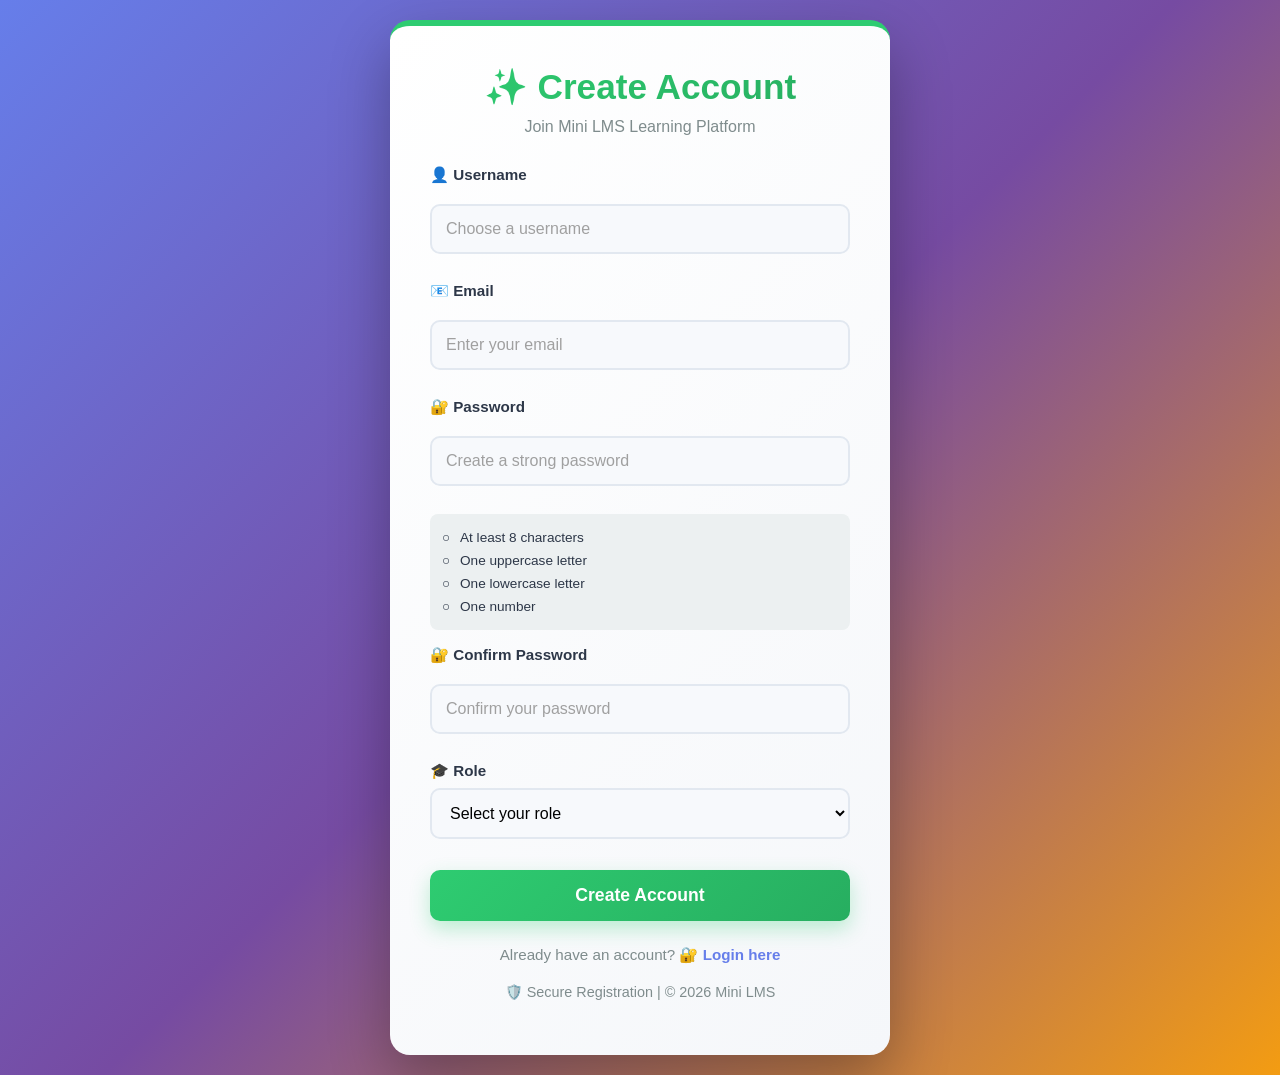
<file: backend/frontend/signup.html>
<!DOCTYPE html>
<html>
<head>
    <meta charset="utf-8">
    <title>📚 Mini LMS - Create Account</title>
    <link rel="stylesheet" href="style.css">
    <style>
        /* Signup Page Specific Styles */
        body.signup-page {
            background: linear-gradient(135deg, #667eea 0%, #764ba2 50%, #f39c12 100%);
            display: flex;
            justify-content: center;
            align-items: center;
            min-height: 100vh;
            padding: 20px;
        }

        .signup-container {
            width: 100%;
            max-width: 500px;
            padding: 40px;
            background: linear-gradient(135deg, #ffffff 0%, #f5f7fa 100%);
            text-align: center;
            box-shadow: 0 25px 60px rgba(0, 0, 0, 0.3);
            border-radius: 20px;
            border-top: 6px solid #2ecc71;
            animation: slideUp 0.5s ease-out;
        }

        @keyframes slideUp {
            from {
                opacity: 0;
                transform: translateY(30px);
            }
            to {
                opacity: 1;
                transform: translateY(0);
            }
        }

        .signup-header {
            margin-bottom: 30px;
        }

        .signup-header h1 {
            font-size: 2.2em;
            background: linear-gradient(135deg, #2ecc71 0%, #27ae60 100%);
            -webkit-background-clip: text;
            -webkit-text-fill-color: transparent;
            background-clip: text;
            margin: 0 0 10px 0;
            font-weight: 800;
        }

        .signup-header p {
            color: #7f8c8d;
            font-size: 1em;
            margin: 0;
        }

        .form-group {
            margin: 16px 0;
            position: relative;
            text-align: left;
        }

        .form-group label {
            display: block;
            color: #2d3748;
            font-weight: 600;
            margin-bottom: 8px;
            font-size: 0.95em;
        }

        .form-group input,
        .form-group select {
            width: 100%;
            padding: 14px;
            border: 2px solid #e2e8f0;
            border-radius: 10px;
            font-size: 1em;
            transition: all 0.3s ease;
            background: #f7f9fc;
        }

        .form-group input:focus,
        .form-group select:focus {
            outline: none;
            border-color: #2ecc71;
            background: white;
            box-shadow: 0 0 0 5px rgba(46, 204, 113, 0.1);
            transform: translateY(-2px);
        }

        .form-group input::placeholder {
            color: #a0a0a0;
        }

        .password-requirements {
            background: #ecf0f1;
            padding: 12px;
            border-radius: 8px;
            margin: 10px 0;
            font-size: 0.85em;
            color: #2d3748;
            text-align: left;
        }

        .requirement {
            padding: 4px 0;
        }

        .requirement.met {
            color: #2ecc71;
        }

        .requirement.unmet {
            color: #e74c3c;
        }

        .requirement::before {
            content: "○ ";
            font-weight: bold;
            margin-right: 6px;
        }

        .requirement.met::before {
            content: "✓ ";
            color: #2ecc71;
        }

        .signup-form {
            margin: 25px 0;
        }

        .signup-btn {
            width: 100%;
            padding: 15px;
            background: linear-gradient(135deg, #2ecc71 0%, #27ae60 100%);
            color: white;
            border: none;
            border-radius: 10px;
            font-weight: 700;
            font-size: 1.1em;
            cursor: pointer;
            transition: all 0.3s ease;
            box-shadow: 0 8px 20px rgba(46, 204, 113, 0.3);
            margin-top: 15px;
        }

        .signup-btn:hover {
            transform: translateY(-3px);
            box-shadow: 0 12px 30px rgba(46, 204, 113, 0.5);
        }

        .signup-btn:active {
            transform: translateY(-1px);
        }

        .signup-btn:disabled {
            opacity: 0.7;
            cursor: not-allowed;
            transform: none;
        }

        .message {
            padding: 15px;
            margin: 15px 0;
            border-radius: 10px;
            font-weight: 600;
            animation: slideDown 0.3s ease-out;
        }

        @keyframes slideDown {
            from {
                opacity: 0;
                transform: translateY(-10px);
            }
            to {
                opacity: 1;
                transform: translateY(0);
            }
        }

        .error-message {
            background: linear-gradient(135deg, #e74c3c 0%, #c0392b 100%);
            color: white;
            border-left: 5px solid #c0392b;
            box-shadow: 0 4px 15px rgba(231, 76, 60, 0.3);
        }

        .success-message {
            background: linear-gradient(135deg, #2ecc71 0%, #27ae60 100%);
            color: white;
            border-left: 5px solid #27ae60;
            box-shadow: 0 4px 15px rgba(46, 204, 113, 0.3);
        }

        .login-link {
            margin-top: 20px;
            color: #7f8c8d;
            font-size: 0.95em;
        }

        .login-link a {
            color: #667eea;
            text-decoration: none;
            font-weight: 700;
            transition: all 0.3s ease;
        }

        .login-link a:hover {
            color: #764ba2;
            text-decoration: underline;
        }

        .signup-footer {
            margin-top: 20px;
            color: #7f8c8d;
            font-size: 0.9em;
        }
    </style>
</head>
<body class="signup-page">
    <div class="signup-container">
        <div class="signup-header">
            <h1>✨ Create Account</h1>
            <p>Join Mini LMS Learning Platform</p>
        </div>

        <div id="messageContainer"></div>

        <form id="signupForm" class="signup-form">
            <div class="form-group">
                <label for="username">👤 Username</label>
                <input type="text" id="username" placeholder="Choose a username" required>
            </div>

            <div class="form-group">
                <label for="email">📧 Email</label>
                <input type="email" id="email" placeholder="Enter your email" required>
            </div>

            <div class="form-group">
                <label for="password">🔐 Password</label>
                <input type="password" id="password" placeholder="Create a strong password" required>
            </div>

            <div class="password-requirements">
                <div class="requirement" id="req-length">At least 8 characters</div>
                <div class="requirement" id="req-uppercase">One uppercase letter</div>
                <div class="requirement" id="req-lowercase">One lowercase letter</div>
                <div class="requirement" id="req-number">One number</div>
            </div>

            <div class="form-group">
                <label for="confirmPassword">🔐 Confirm Password</label>
                <input type="password" id="confirmPassword" placeholder="Confirm your password" required>
            </div>

            <div class="form-group">
                <label for="role">🎓 Role</label>
                <select id="role" required>
                    <option value="">Select your role</option>
                    <option value="student">Student</option>
                    <option value="instructor">Instructor</option>
                </select>
            </div>

            <button type="submit" class="signup-btn" id="signupBtn">Create Account</button>
        </form>

        <div class="login-link">
            Already have an account? <a href="/">🔐 Login here</a>
        </div>

        <div class="signup-footer">
            <p>🛡️ Secure Registration | © 2026 Mini LMS</p>
        </div>
    </div>

<script>
// Password validation
document.getElementById("password").addEventListener("input", function() {
    const password = this.value;
    
    const lengthReq = document.getElementById("req-length");
    const uppercaseReq = document.getElementById("req-uppercase");
    const lowercaseReq = document.getElementById("req-lowercase");
    const numberReq = document.getElementById("req-number");
    
    checkRequirement(lengthReq, password.length >= 8);
    checkRequirement(uppercaseReq, /[A-Z]/.test(password));
    checkRequirement(lowercaseReq, /[a-z]/.test(password));
    checkRequirement(numberReq, /[0-9]/.test(password));
});

function checkRequirement(element, isMet) {
    if(isMet) {
        element.classList.add("met");
        element.classList.remove("unmet");
    } else {
        element.classList.add("unmet");
        element.classList.remove("met");
    }
}

// Form submission
document.getElementById("signupForm").addEventListener("submit", async function(e){
    e.preventDefault();
    
    const username = document.getElementById("username").value.trim();
    const email = document.getElementById("email").value.trim();
    const password = document.getElementById("password").value;
    const confirmPassword = document.getElementById("confirmPassword").value;
    const role = document.getElementById("role").value;
    const signupBtn = document.getElementById("signupBtn");
    
    // Validation
    if(!username || !email || !password || !confirmPassword || !role) {
        showMessage("❌ Please fill in all fields", "error");
        return;
    }
    
    if(password !== confirmPassword) {
        showMessage("❌ Passwords do not match", "error");
        return;
    }
    
    if(password.length < 8) {
        showMessage("❌ Password must be at least 8 characters long", "error");
        return;
    }
    
    if(!/[A-Z]/.test(password) || !/[a-z]/.test(password) || !/[0-9]/.test(password)) {
        showMessage("❌ Password must contain uppercase, lowercase, and numbers", "error");
        return;
    }
    
    // Disable button and show loading state
    signupBtn.disabled = true;
    signupBtn.textContent = "⏳ Creating Account...";
    
    try {
        console.log("Sending registration request...");
        const response = await fetch("http://127.0.0.1:8000/api/register/", {
            method: "POST",
            headers: {
                "Content-Type": "application/json",
            },
            body: JSON.stringify({
                username: username,
                email: email,
                password: password,
                role: role
            })
        });
        
        const data = await response.json();
        console.log("Response:", data);
        
        if(!response.ok) {
            const errorMessage = data.username?.[0] || data.email?.[0] || data.detail || "Account creation failed";
            throw new Error(errorMessage);
        }
        
        showMessage("✅ Account created successfully! Redirecting to login...", "success");
        setTimeout(() => {
            window.location.href = "/";
        }, 2000);
    } catch(err){
        console.error("Signup error:", err);
        showMessage("❌ " + (err.message || "Registration failed. Please try again."), "error");
        signupBtn.disabled = false;
        signupBtn.textContent = "Create Account";
    }
});

function showMessage(message, type) {
    const messageContainer = document.getElementById("messageContainer");
    const messageDiv = document.createElement("div");
    messageDiv.className = `message ${type}-message`;
    messageDiv.textContent = message;
    messageContainer.innerHTML = "";
    messageContainer.appendChild(messageDiv);
    
    if(type === "success") {
        setTimeout(() => {
            messageDiv.remove();
        }, 3000);
    }
}
</script>
</body>
</html>
</file>
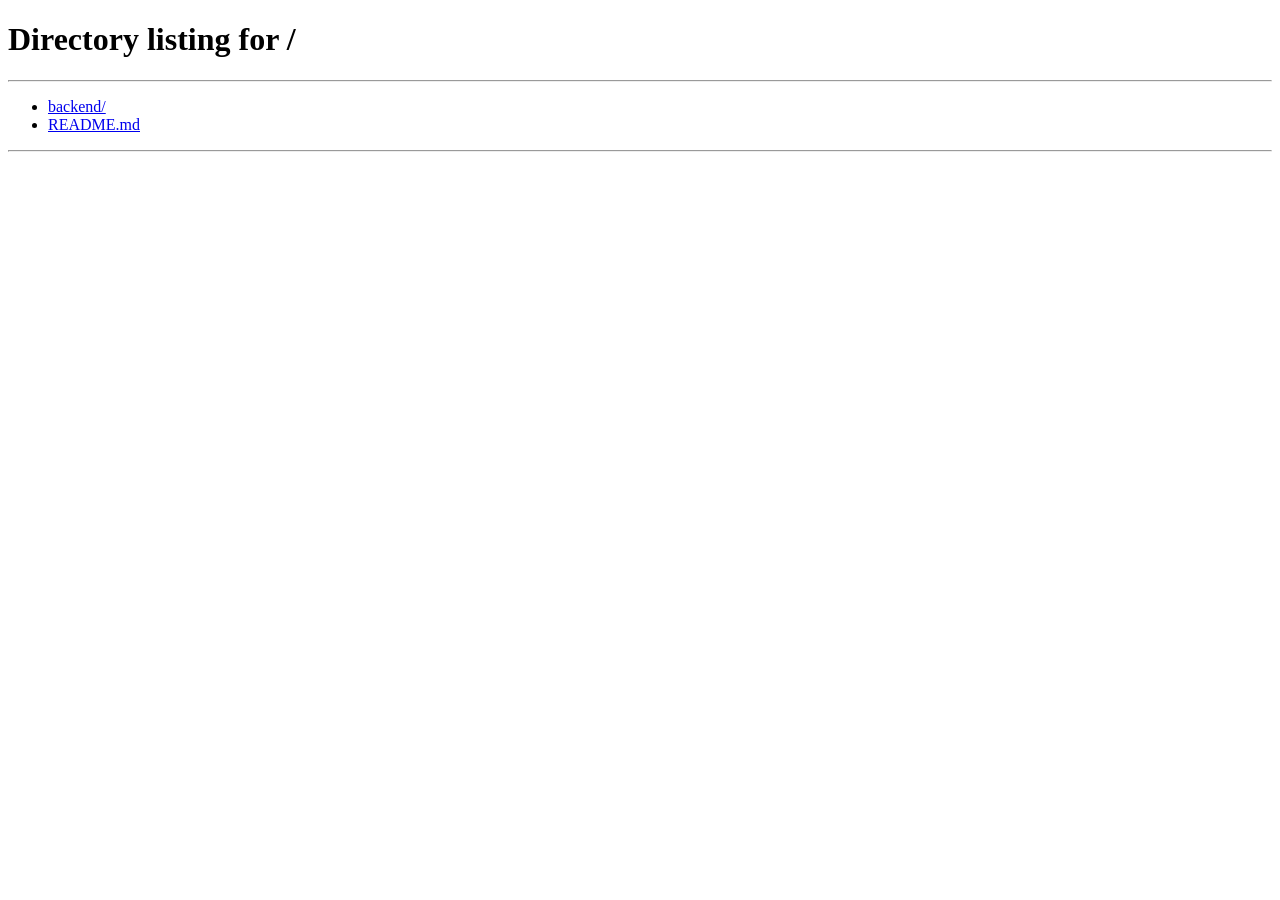
<file: backend/frontend/student-details.html>
<!DOCTYPE html>
<html>
<head>
    <title>Mini LMS - Student Details</title>
    <link rel="stylesheet" href="style.css">
    <style>
        .student-header {
            background: linear-gradient(135deg, #667eea 0%, #764ba2 100%);
            color: white;
            padding: 40px;
            border-radius: 10px;
            margin-bottom: 30px;
            text-align: center;
        }
        
        .student-header h1 {
            margin: 0 0 10px 0;
            font-size: 2.5em;
        }
        
        .nav-buttons {
            display: flex;
            gap: 15px;
            margin-bottom: 30px;
            flex-wrap: wrap;
        }
        
        .nav-btn {
            padding: 12px 25px;
            border: none;
            border-radius: 5px;
            cursor: pointer;
            font-weight: 600;
            font-size: 1em;
            transition: all 0.3s ease;
        }
        
        .nav-btn-primary {
            background: linear-gradient(135deg, #667eea 0%, #764ba2 100%);
            color: white;
        }
        
        .nav-btn-primary:hover {
            transform: scale(1.02);
            box-shadow: 0 6px 20px rgba(102, 126, 234, 0.4);
        }
        
        .nav-btn-secondary {
            background: #e0e0e0;
            color: #333;
        }
        
        .nav-btn-secondary:hover {
            background: #d0d0d0;
            transform: scale(1.02);
        }
        
        .details-grid {
            display: grid;
            grid-template-columns: repeat(auto-fit, minmax(300px, 1fr));
            gap: 30px;
            margin-bottom: 40px;
        }
        
        .detail-card {
            background: white;
            border-radius: 12px;
            padding: 30px;
            box-shadow: 0 4px 15px rgba(0, 0, 0, 0.1);
            border-top: 5px solid #667eea;
        }
        
        .detail-card h2 {
            color: #667eea;
            margin: 0 0 20px 0;
            font-size: 1.3em;
            border-bottom: 2px solid #667eea;
            padding-bottom: 10px;
        }
        
        .detail-item {
            margin-bottom: 20px;
            padding-bottom: 15px;
            border-bottom: 1px solid #e0e0e0;
        }
        
        .detail-item:last-child {
            margin-bottom: 0;
            padding-bottom: 0;
            border-bottom: none;
        }
        
        .detail-label {
            font-weight: 600;
            color: #667eea;
            font-size: 0.9em;
            text-transform: uppercase;
            margin-bottom: 5px;
        }
        
        .detail-value {
            color: #333;
            font-size: 1.1em;
        }
        
        .stats-grid {
            display: grid;
            grid-template-columns: repeat(auto-fit, minmax(150px, 1fr));
            gap: 20px;
            margin-bottom: 40px;
        }
        
        .stat-card {
            background: linear-gradient(135deg, #667eea 0%, #764ba2 100%);
            color: white;
            padding: 25px;
            border-radius: 10px;
            text-align: center;
            box-shadow: 0 4px 15px rgba(0, 0, 0, 0.1);
        }
        
        .stat-number {
            font-size: 2.5em;
            font-weight: bold;
            margin-bottom: 10px;
        }
        
        .stat-label {
            font-size: 0.9em;
            opacity: 0.9;
        }
        
        .performance-section {
            background: white;
            border-radius: 12px;
            padding: 30px;
            box-shadow: 0 4px 15px rgba(0, 0, 0, 0.1);
        }
        
        .performance-section h2 {
            color: #667eea;
            margin: 0 0 20px 0;
            border-bottom: 2px solid #667eea;
            padding-bottom: 10px;
        }
        
        .progress-item {
            margin-bottom: 20px;
        }
        
        .progress-label {
            display: flex;
            justify-content: space-between;
            margin-bottom: 8px;
            font-weight: 600;
            color: #333;
        }
        
        .progress-bar {
            background: #e0e0e0;
            border-radius: 10px;
            height: 10px;
            overflow: hidden;
        }
        
        .progress-fill {
            background: linear-gradient(90deg, #667eea 0%, #764ba2 100%);
            height: 100%;
            transition: width 0.3s ease;
        }
    </style>
</head>
<body>
    <div class="container">
        <div class="nav-buttons">
            <button class="nav-btn nav-btn-secondary" onclick="goToCourses()">← Back to Courses</button>
            <button class="nav-btn nav-btn-primary" onclick="goToAssignments()">📋 Assignments</button>
            <button class="nav-btn nav-btn-secondary" onclick="logout()">🚪 Logout</button>
        </div>
        
        <div class="student-header">
            <h1>👤 Student Profile</h1>
            <p id="studentName">Loading...</p>
        </div>
        
        <div class="stats-grid" id="statsGrid"></div>
        
        <div class="details-grid">
            <div class="detail-card">
                <h2>Personal Information</h2>
                <div class="detail-item">
                    <div class="detail-label">Full Name</div>
                    <div class="detail-value" id="fullName">-</div>
                </div>
                <div class="detail-item">
                    <div class="detail-label">Username</div>
                    <div class="detail-value" id="username">-</div>
                </div>
                <div class="detail-item">
                    <div class="detail-label">Email</div>
                    <div class="detail-value" id="email">-</div>
                </div>
                <div class="detail-item">
                    <div class="detail-label">Student ID</div>
                    <div class="detail-value" id="studentId">-</div>
                </div>
            </div>
            
            <div class="detail-card">
                <h2>Academic Information</h2>
                <div class="detail-item">
                    <div class="detail-label">Total Courses</div>
                    <div class="detail-value" id="totalCourses">0</div>
                </div>
                <div class="detail-item">
                    <div class="detail-label">Completed Courses</div>
                    <div class="detail-value" id="completedCourses">0</div>
                </div>
                <div class="detail-item">
                    <div class="detail-label">Current GPA</div>
                    <div class="detail-value" id="gpa">3.75</div>
                </div>
                <div class="detail-item">
                    <div class="detail-label">Enrollment Status</div>
                    <div class="detail-value" id="status">Active</div>
                </div>
            </div>
        </div>
        
        <div class="performance-section">
            <h2>📊 Course Performance</h2>
            <div class="progress-item">
                <div class="progress-label">
                    <span>Python Basics</span>
                    <span>85%</span>
                </div>
                <div class="progress-bar">
                    <div class="progress-fill" style="width: 85%;"></div>
                </div>
            </div>
            <div class="progress-item">
                <div class="progress-label">
                    <span>Web Development</span>
                    <span>78%</span>
                </div>
                <div class="progress-bar">
                    <div class="progress-fill" style="width: 78%;"></div>
                </div>
            </div>
            <div class="progress-item">
                <div class="progress-label">
                    <span>Data Science</span>
                    <span>92%</span>
                </div>
                <div class="progress-bar">
                    <div class="progress-fill" style="width: 92%;"></div>
                </div>
            </div>
            <div class="progress-item">
                <div class="progress-label">
                    <span>Database Design</span>
                    <span>88%</span>
                </div>
                <div class="progress-bar">
                    <div class="progress-fill" style="width: 88%;"></div>
                </div>
            </div>
        </div>
    </div>

<script>
async function loadStudentDetails() {
    const token = localStorage.getItem("token");
    if (!token) {
        alert("Please login first");
        window.location.href = "/";
        return;
    }
    
    try {
        // Get student info from token or create mock data
        const response = await fetch("http://127.0.0.1:8000/api/token/verify/", {
            headers: {
                "Authorization": "Bearer " + token
            }
        }).catch(e => null);
        
        // Use mock data for demonstration
        const studentInfo = {
            id: 2,
            username: "testuser",
            email: "testuser@example.com",
            firstName: "Test",
            lastName: "User",
            totalCourses: 4,
            completedCourses: 2,
            gpa: "3.75",
            status: "Active",
            enrollmentDate: "2025-01-15"
        };
        
        // Update page with student info
        document.getElementById("studentName").textContent = `${studentInfo.firstName} ${studentInfo.lastName}`;
        document.getElementById("fullName").textContent = `${studentInfo.firstName} ${studentInfo.lastName}`;
        document.getElementById("username").textContent = studentInfo.username;
        document.getElementById("email").textContent = studentInfo.email;
        document.getElementById("studentId").textContent = `STD${String(studentInfo.id).padStart(5, '0')}`;
        document.getElementById("totalCourses").textContent = studentInfo.totalCourses;
        document.getElementById("completedCourses").textContent = studentInfo.completedCourses;
        document.getElementById("gpa").textContent = studentInfo.gpa;
        document.getElementById("status").textContent = studentInfo.status;
        
        // Stats grid
        const statsGrid = document.getElementById("statsGrid");
        statsGrid.innerHTML = `
            <div class="stat-card">
                <div class="stat-number">${studentInfo.totalCourses}</div>
                <div class="stat-label">Enrolled Courses</div>
            </div>
            <div class="stat-card">
                <div class="stat-number">${studentInfo.completedCourses}</div>
                <div class="stat-label">Completed</div>
            </div>
            <div class="stat-card">
                <div class="stat-number">${studentInfo.gpa}</div>
                <div class="stat-label">Current GPA</div>
            </div>
        `;
    } catch(err) {
        console.error("Error loading student details:", err);
    }
}

function goToCourses() {
    window.location.href = "/courses/";
}

function goToAssignments() {
    window.location.href = "/assignments/";
}

function logout() {
    localStorage.removeItem("token");
    alert("Logged out successfully");
    window.location.href = "/";
}

loadStudentDetails();
</script>
</body>
</html>
</file>
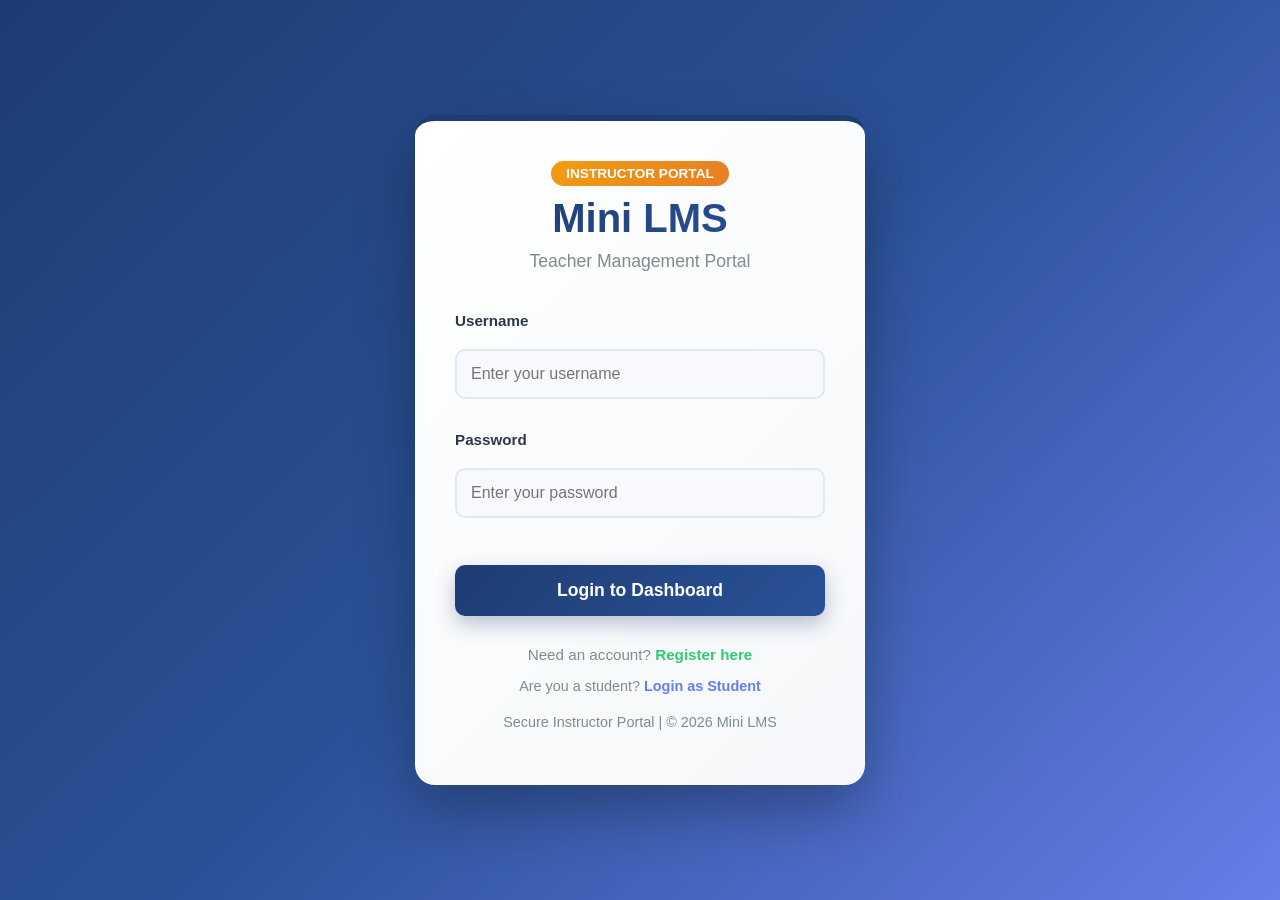
<file: backend/frontend/teacher-dashboard.html>
<!DOCTYPE html>
<html>
<head>
    <meta charset="utf-8">
    <title>Mini LMS - Teacher Dashboard</title>
    <link rel="stylesheet" href="style.css">
    <style>
        body {
            background: linear-gradient(135deg, #f5f7fa 0%, #e4e8ec 100%);
            min-height: 100vh;
        }
        
        .dashboard-header {
            text-align: center;
            margin-bottom: 30px;
            padding: 25px;
            background: linear-gradient(135deg, #1e3c72 0%, #2a5298 100%);
            color: white;
            border-radius: 15px;
            box-shadow: 0 8px 30px rgba(30, 60, 114, 0.3);
        }
        
        .dashboard-header h1 {
            margin: 0 0 10px 0;
            font-size: 2.2em;
        }
        
        .dashboard-header p {
            margin: 0;
            opacity: 0.9;
        }
        
        .teacher-badge {
            display: inline-block;
            background: #f39c12;
            color: white;
            padding: 5px 15px;
            border-radius: 20px;
            font-size: 0.85em;
            font-weight: 600;
            margin-bottom: 10px;
        }
        
        .dashboard-section {
            background: white;
            border-radius: 12px;
            padding: 25px;
            margin-bottom: 25px;
            box-shadow: 0 4px 15px rgba(0, 0, 0, 0.1);
        }
        
        .section-header {
            display: flex;
            justify-content: space-between;
            align-items: center;
            margin-bottom: 20px;
            padding-bottom: 15px;
            border-bottom: 2px solid #f0f0f0;
        }
        
        .section-header h2 {
            margin: 0;
            color: #1e3c72;
            font-size: 1.5em;
        }
        
        .btn {
            padding: 10px 20px;
            border: none;
            border-radius: 8px;
            cursor: pointer;
            font-weight: 600;
            font-size: 0.95em;
            transition: all 0.3s ease;
        }
        
        .btn-primary {
            background: linear-gradient(135deg, #1e3c72 0%, #2a5298 100%);
            color: white;
        }
        
        .btn-primary:hover {
            transform: translateY(-2px);
            box-shadow: 0 6px 20px rgba(30, 60, 114, 0.4);
        }
        
        .btn-success {
            background: linear-gradient(135deg, #2ecc71 0%, #27ae60 100%);
            color: white;
        }
        
        .btn-success:hover {
            transform: translateY(-2px);
            box-shadow: 0 6px 20px rgba(46, 204, 113, 0.4);
        }
        
        .btn-danger {
            background: linear-gradient(135deg, #e74c3c 0%, #c0392b 100%);
            color: white;
        }
        
        .btn-danger:hover {
            transform: translateY(-2px);
            box-shadow: 0 6px 20px rgba(231, 76, 60, 0.4);
        }
        
        .courses-grid {
            display: grid;
            grid-template-columns: repeat(auto-fit, minmax(280px, 1fr));
            gap: 20px;
        }
        
        .course-card {
            background: #f8f9fa;
            border-radius: 10px;
            padding: 20px;
            border-left: 4px solid #1e3c72;
            transition: all 0.3s ease;
        }
        
        .course-card:hover {
            transform: translateY(-5px);
            box-shadow: 0 6px 20px rgba(0, 0, 0, 0.1);
        }
        
        .course-card h3 {
            margin: 0 0 10px 0;
            color: #333;
        }
        
        .course-card p {
            color: #666;
            margin: 0 0 15px 0;
            font-size: 0.95em;
        }
        
        .course-actions {
            display: flex;
            gap: 10px;
            flex-wrap: wrap;
        }
        
        .course-actions .btn {
            padding: 8px 15px;
            font-size: 0.85em;
        }
        
        .assignments-grid {
            display: grid;
            grid-template-columns: repeat(auto-fit, minmax(280px, 1fr));
            gap: 20px;
        }
        
        .assignment-card {
            background: #f8f9fa;
            border-radius: 10px;
            padding: 20px;
            border-left: 4px solid #f39c12;
            transition: all 0.3s ease;
        }
        
        .assignment-card:hover {
            transform: translateY(-5px);
            box-shadow: 0 6px 20px rgba(0, 0, 0, 0.1);
        }
        
        .assignment-card h3 {
            margin: 0 0 10px 0;
            color: #333;
        }
        
        .assignment-card p {
            color: #666;
            margin: 0 0 10px 0;
            font-size: 0.95em;
        }
        
        .due-date {
            font-size: 0.85em;
            color: #856404;
            background: #fff3cd;
            padding: 5px 10px;
            border-radius: 5px;
            display: inline-block;
            margin-bottom: 10px;
        }
        
        .form-group {
            margin-bottom: 20px;
        }
        
        .form-group label {
            display: block;
            margin-bottom: 8px;
            font-weight: 600;
            color: #333;
        }
        
        .form-group input,
        .form-group textarea,
        .form-group select {
            width: 100%;
            padding: 12px;
            border: 2px solid #e2e8f0;
            border-radius: 8px;
            font-size: 1em;
            transition: all 0.3s ease;
        }
        
        .form-group input:focus,
        .form-group textarea:focus,
        .form-group select:focus {
            outline: none;
            border-color: #1e3c72;
            box-shadow: 0 0 0 4px rgba(30, 60, 114, 0.1);
        }
        
        .modal {
            display: none;
            position: fixed;
            z-index: 1000;
            left: 0;
            top: 0;
            width: 100%;
            height: 100%;
            background-color: rgba(0, 0, 0, 0.5);
            animation: fadeIn 0.3s ease;
        }
        
        @keyframes fadeIn {
            from { opacity: 0; }
            to { opacity: 1; }
        }
        
        .modal-content {
            background-color: white;
            margin: 5% auto;
            padding: 30px;
            border-radius: 15px;
            width: 90%;
            max-width: 500px;
            box-shadow: 0 10px 50px rgba(0, 0, 0, 0.3);
            animation: slideDown 0.3s ease;
        }
        
        @keyframes slideDown {
            from {
                opacity: 0;
                transform: translateY(-30px);
            }
            to {
                opacity: 1;
                transform: translateY(0);
            }
        }
        
        .modal-header {
            display: flex;
            justify-content: space-between;
            align-items: center;
            margin-bottom: 25px;
            padding-bottom: 15px;
            border-bottom: 2px solid #f0f0f0;
        }
        
        .modal-header h2 {
            margin: 0;
            color: #1e3c72;
        }
        
        .close-modal {
            font-size: 28px;
            font-weight: bold;
            color: #999;
            cursor: pointer;
            transition: color 0.3s ease;
        }
        
        .close-modal:hover {
            color: #e74c3c;
        }
        
        .modal-footer {
            display: flex;
            gap: 15px;
            justify-content: flex-end;
            margin-top: 25px;
        }
        
        .nav-buttons {
            display: flex;
            gap: 15px;
            margin-bottom: 30px;
            flex-wrap: wrap;
        }
        
        .nav-btn {
            padding: 12px 25px;
            border: none;
            border-radius: 8px;
            cursor: pointer;
            font-weight: 600;
            font-size: 1em;
            transition: all 0.3s ease;
        }
        
        .nav-btn-secondary {
            background: #e0e0e0;
            color: #333;
        }
        
        .nav-btn-secondary:hover {
            background: #d0d0d0;
            transform: translateY(-2px);
        }
        
        .nav-btn-logout {
            background: #e74c3c;
            color: white;
        }
        
        .nav-btn-logout:hover {
            background: #c0392b;
            transform: translateY(-2px);
        }
        
        .tab-buttons {
            display: flex;
            gap: 10px;
            margin-bottom: 20px;
        }
        
        .tab-btn {
            padding: 12px 25px;
            border: none;
            border-radius: 8px;
            cursor: pointer;
            font-weight: 600;
            font-size: 1em;
            transition: all 0.3s ease;
            background: #e0e0e0;
            color: #333;
        }
        
        .tab-btn.active {
            background: linear-gradient(135deg, #1e3c72 0%, #2a5298 100%);
            color: white;
        }
        
        .tab-btn:hover:not(.active) {
            background: #d0d0d0;
        }
        
        .tab-content {
            display: none;
        }
        
        .tab-content.active {
            display: block;
        }
        
        .stats-grid {
            display: grid;
            grid-template-columns: repeat(auto-fit, minmax(200px, 1fr));
            gap: 20px;
            margin-bottom: 30px;
        }
        
        .stat-card {
            background: linear-gradient(135deg, #1e3c72 0%, #2a5298 100%);
            color: white;
            padding: 20px;
            border-radius: 10px;
            text-align: center;
            box-shadow: 0 4px 15px rgba(30, 60, 114, 0.3);
        }
        
        .stat-card h3 {
            margin: 0 0 10px 0;
            font-size: 3em;
            font-weight: 700;
        }
        
        .stat-card p {
            margin: 0;
            opacity: 0.9;
        }
        
        .message {
            padding: 15px;
            margin: 15px 0;
            border-radius: 8px;
            font-weight: 600;
            animation: slideDown 0.3s ease;
        }
        
        .success-message {
            background: #d4edda;
            color: #155724;
            border-left: 4px solid #28a745;
        }
        
        .error-message {
            background: #f8d7da;
            color: #721c24;
            border-left: 4px solid #dc3545;
        }
    </style>
</head>
<body>
    <div class="container">
        <div class="nav-buttons">
            <button class="nav-btn nav-btn-secondary" onclick="logout()">🚪 Logout</button>
        </div>
        
        <div class="dashboard-header">
            <div class="teacher-badge">INSTRUCTOR PORTAL</div>
            <h1>👨‍🏫 Teacher Dashboard</h1>
            <p>Manage your courses, assignments, and student submissions</p>
        </div>
        
        <div id="messageContainer"></div>
        
        <div class="stats-grid">
            <div class="stat-card">
                <h3 id="totalCourses">0</h3>
                <p>📚 Total Courses</p>
            </div>
            <div class="stat-card">
                <h3 id="totalAssignments">0</h3>
                <p>📝 Total Assignments</p>
            </div>
            <div class="stat-card">
                <h3 id="totalStudents">0</h3>
                <p>👥 Enrolled Students</p>
            </div>
        </div>
        
        <div class="tab-buttons">
            <button class="tab-btn active" onclick="showTab('courses')">📚 Courses</button>
            <button class="tab-btn" onclick="showTab('assignments')">📝 Assignments</button>
            <button class="tab-btn" onclick="showTab('submissions')">📋 Student Submissions</button>
        </div>
        
        <!-- Courses Tab -->
        <div id="coursesTab" class="tab-content active">
            <div class="dashboard-section">
                <div class="section-header">
                    <h2>My Courses</h2>
                    <button class="btn btn-primary" onclick="openCourseModal()">+ Create New Course</button>
                </div>
                <div class="courses-grid" id="coursesList">
                    <p>Loading courses...</p>
                </div>
            </div>
        </div>
        
        <!-- Assignments Tab -->
        <div id="assignmentsTab" class="tab-content">
            <div class="dashboard-section">
                <div class="section-header">
                    <h2>Course Assignments</h2>
                    <button class="btn btn-primary" onclick="openAssignmentModal()">+ Create New Assignment</button>
                </div>
                <div class="assignments-grid" id="assignmentsList">
                    <p>Loading assignments...</p>
                </div>
            </div>
        </div>
        
        <!-- Submissions Tab -->
        <div id="submissionsTab" class="tab-content">
            <div class="dashboard-section">
                <div class="section-header">
                    <h2>Student Submissions</h2>
                </div>
                <div id="submissionsList">
                    <p>Loading submissions...</p>
                </div>
            </div>
        </div>
    </div>
    
    <!-- Course Modal -->
    <div id="courseModal" class="modal">
        <div class="modal-content">
            <div class="modal-header">
                <h2>Create New Course</h2>
                <span class="close-modal" onclick="closeCourseModal()">&times;</span>
            </div>
            <form id="courseForm">
                <div class="form-group">
                    <label for="courseTitle">Course Title</label>
                    <input type="text" id="courseTitle" placeholder="Enter course title" required>
                </div>
                <div class="form-group">
                    <label for="courseDescription">Course Description</label>
                    <textarea id="courseDescription" rows="4" placeholder="Enter course description" required></textarea>
                </div>
                <div class="modal-footer">
                    <button type="button" class="btn btn-secondary" onclick="closeCourseModal()">Cancel</button>
                    <button type="submit" class="btn btn-success">Create Course</button>
                </div>
            </form>
        </div>
    </div>
    
    <!-- Assignment Modal -->
    <div id="assignmentModal" class="modal">
        <div class="modal-content">
            <div class="modal-header">
                <h2>Create New Assignment</h2>
                <span class="close-modal" onclick="closeAssignmentModal()">&times;</span>
            </div>
            <form id="assignmentForm">
                <div class="form-group">
                    <label for="assignmentCourse">Select Course</label>
                    <select id="assignmentCourse" required>
                        <option value="">Select a course</option>
                    </select>
                </div>
                <div class="form-group">
                    <label for="assignmentTitle">Assignment Title</label>
                    <input type="text" id="assignmentTitle" placeholder="Enter assignment title" required>
                </div>
                <div class="form-group">
                    <label for="assignmentDescription">Assignment Description</label>
                    <textarea id="assignmentDescription" rows="4" placeholder="Enter assignment description" required></textarea>
                </div>
                <div class="form-group">
                    <label for="assignmentDueDate">Due Date</label>
                    <input type="date" id="assignmentDueDate" required>
                </div>
                <div class="modal-footer">
                    <button type="button" class="btn btn-secondary" onclick="closeAssignmentModal()">Cancel</button>
                    <button type="submit" class="btn btn-success">Create Assignment</button>
                </div>
            </form>
        </div>
    </div>

<script>
let courses = [];
let assignments = [];

// Check authentication
function checkAuth() {
    const token = localStorage.getItem("token");
    const userRole = localStorage.getItem("userRole");
    
    if (!token) {
        alert("Please login first");
        window.location.href = "teacher-login.html";
        return false;
    }
    
    if (userRole !== "instructor") {
        // Check if it's a valid token by trying to use it
        console.log("User role:", userRole);
    }
    
    return true;
}

// Tab functionality
function showTab(tabName) {
    // Hide all tabs
    document.querySelectorAll('.tab-content').forEach(tab => {
        tab.classList.remove('active');
    });
    document.querySelectorAll('.tab-btn').forEach(btn => {
        btn.classList.remove('active');
    });
    
    // Show selected tab
    document.getElementById(tabName + 'Tab').classList.add('active');
    
    // Update button state
    event.target.classList.add('active');
}

// Load courses
async function loadCourses() {
    const token = localStorage.getItem("token");
    
    try {
        const response = await fetch("http://127.0.0.1:8000/api/courses/", {
            headers: {
                "Authorization": "Bearer " + token
            }
        });
        
        if (!response.ok) throw new Error('Failed to load courses');
        
        courses = await response.json();
        
        document.getElementById("totalCourses").textContent = courses.length;
        
        const coursesList = document.getElementById("coursesList");
        
        if (courses.length === 0) {
            coursesList.innerHTML = '<p>No courses available yet. Create your first course!</p>';
            return;
        }
        
        coursesList.innerHTML = courses.map(course => `
            <div class="course-card">
                <h3>${course.title}</h3>
                <p>${course.description}</p>
                <div class="course-actions">
                    <button class="btn btn-primary" onclick="viewCourse(${course.id})">View Details</button>
                </div>
            </div>
        `).join('');
        
        // Update course dropdown in assignment modal
        updateCourseDropdown();
        
    } catch(err) {
        console.error("Error loading courses:", err);
        document.getElementById("coursesList").innerHTML = '<p style="color: red;">Error loading courses</p>';
    }
}

// Load assignments
async function loadAssignments() {
    const token = localStorage.getItem("token");
    
    try {
        const response = await fetch("http://127.0.0.1:8000/api/courses/assignments/", {
            headers: {
                "Authorization": "Bearer " + token
            }
        });
        
        if (!response.ok) throw new Error('Failed to load assignments');
        
        assignments = await response.json();
        
        document.getElementById("totalAssignments").textContent = assignments.length;
        
        const assignmentsList = document.getElementById("assignmentsList");
        
        if (assignments.length === 0) {
            assignmentsList.innerHTML = '<p>No assignments yet. Create your first assignment!</p>';
            return;
        }
        
        assignmentsList.innerHTML = assignments.map(assignment => {
            const dueDate = new Date(assignment.due_date);
            return `
                <div class="assignment-card">
                    <h3>${assignment.title}</h3>
                    <p>${assignment.description}</p>
                    <span class="due-date">Due: ${dueDate.toLocaleDateString()}</span>
                    <br><br>
                    <div class="course-actions">
                        <button class="btn btn-primary" onclick="viewAssignment(${assignment.id})">View Details</button>
                    </div>
                </div>
            `;
        }).join('');
        
    } catch(err) {
        console.error("Error loading assignments:", err);
        document.getElementById("assignmentsList").innerHTML = '<p style="color: red;">Error loading assignments</p>';
    }
}

// Load submissions
async function loadSubmissions() {
    const token = localStorage.getItem("token");
    
    try {
        // Try to load submissions - this might need a different endpoint
        const response = await fetch("http://127.0.0.1:8000/api/courses/submissions/", {
            headers: {
                "Authorization": "Bearer " + token
            }
        });
        
        const submissionsList = document.getElementById("submissionsList");
        
        if (!response.ok) {
            submissionsList.innerHTML = '<p>No submissions yet or unable to load submissions.</p>';
            return;
        }
        
        const submissions = await response.json();
        
        document.getElementById("totalStudents").textContent = submissions.length || 0;
        
        if (submissions.length === 0) {
            submissionsList.innerHTML = '<p>No submissions yet.</p>';
            return;
        }
        
        submissionsList.innerHTML = submissions.map(submission => `
            <div class="assignment-card">
                <h3>Submission #${submission.id}</h3>
                <p>Assignment ID: ${submission.assignment}</p>
                <p>Student ID: ${submission.student}</p>
                <p>Submitted: ${new Date(submission.submitted_at).toLocaleString()}</p>
            </div>
        `).join('');
        
    } catch(err) {
        console.error("Error loading submissions:", err);
        document.getElementById("submissionsList").innerHTML = '<p>No submissions yet or unable to load submissions.</p>';
    }
}

// Course modal functions
function openCourseModal() {
    document.getElementById("courseModal").style.display = "block";
}

function closeCourseModal() {
    document.getElementById("courseModal").style.display = "none";
    document.getElementById("courseForm").reset();
}

// Assignment modal functions
function openAssignmentModal() {
    updateCourseDropdown();
    document.getElementById("assignmentModal").style.display = "block";
}

function closeAssignmentModal() {
    document.getElementById("assignmentModal").style.display = "none";
    document.getElementById("assignmentForm").reset();
}

// Update course dropdown
function updateCourseDropdown() {
    const select = document.getElementById("assignmentCourse");
    select.innerHTML = '<option value="">Select a course</option>';
    
    courses.forEach(course => {
        const option = document.createElement("option");
        option.value = course.id;
        option.textContent = course.title;
        select.appendChild(option);
    });
}

// Create course
document.getElementById("courseForm").addEventListener("submit", async function(e) {
    e.preventDefault();
    
    const token = localStorage.getItem("token");
    const title = document.getElementById("courseTitle").value;
    const description = document.getElementById("courseDescription").value;
    
    try {
        const response = await fetch("http://127.0.0.1:8000/api/courses/", {
            method: "POST",
            headers: {
                "Authorization": "Bearer " + token,
                "Content-Type": "application/json"
            },
            body: JSON.stringify({
                title: title,
                description: description
            })
        });
        
        if (!response.ok) throw new Error('Failed to create course');
        
        showMessage("Course created successfully!", "success");
        closeCourseModal();
        loadCourses();
        
    } catch(err) {
        console.error("Error creating course:", err);
        showMessage("Error creating course. Please try again.", "error");
    }
});

// Create assignment
document.getElementById("assignmentForm").addEventListener("submit", async function(e) {
    e.preventDefault();
    
    const token = localStorage.getItem("token");
    const course = document.getElementById("assignmentCourse").value;
    const title = document.getElementById("assignmentTitle").value;
    const description = document.getElementById("assignmentDescription").value;
    const due_date = document.getElementById("assignmentDueDate").value;
    
    try {
        const response = await fetch("http://127.0.0.1:8000/api/courses/assignments/", {
            method: "POST",
            headers: {
                "Authorization": "Bearer " + token,
                "Content-Type": "application/json"
            },
            body: JSON.stringify({
                course: parseInt(course),
                title: title,
                description: description,
                due_date: due_date
            })
        });
        
        if (!response.ok) throw new Error('Failed to create assignment');
        
        showMessage("Assignment created successfully!", "success");
        closeAssignmentModal();
        loadAssignments();
        
    } catch(err) {
        console.error("Error creating assignment:", err);
        showMessage("Error creating assignment. Please try again.", "error");
    }
});

// View course details
function viewCourse(courseId) {
    window.location.href = `course-detail.html?id=${courseId}`;
}

// View assignment details
function viewAssignment(assignmentId) {
    window.location.href = `assignment-detail.html?id=${assignmentId}`;
}

// Show message
function showMessage(message, type) {
    const container = document.getElementById("messageContainer");
    const div = document.createElement("div");
    div.className = `message ${type}-message`;
    div.textContent = message;
    container.innerHTML = "";
    container.appendChild(div);
    
    setTimeout(() => {
        div.remove();
    }, 3000);
}

// Logout
function logout() {
    localStorage.removeItem("token");
    localStorage.removeItem("userRole");
    alert("Logged out successfully");
    window.location.href = "teacher-login.html";
}

// Close modal when clicking outside
window.onclick = function(event) {
    if (event.target.classList.contains("modal")) {
        event.target.style.display = "none";
    }
}

// Initialize
if (checkAuth()) {
    loadCourses();
    loadAssignments();
    loadSubmissions();
}
</script>
</body>
</html>
</file>
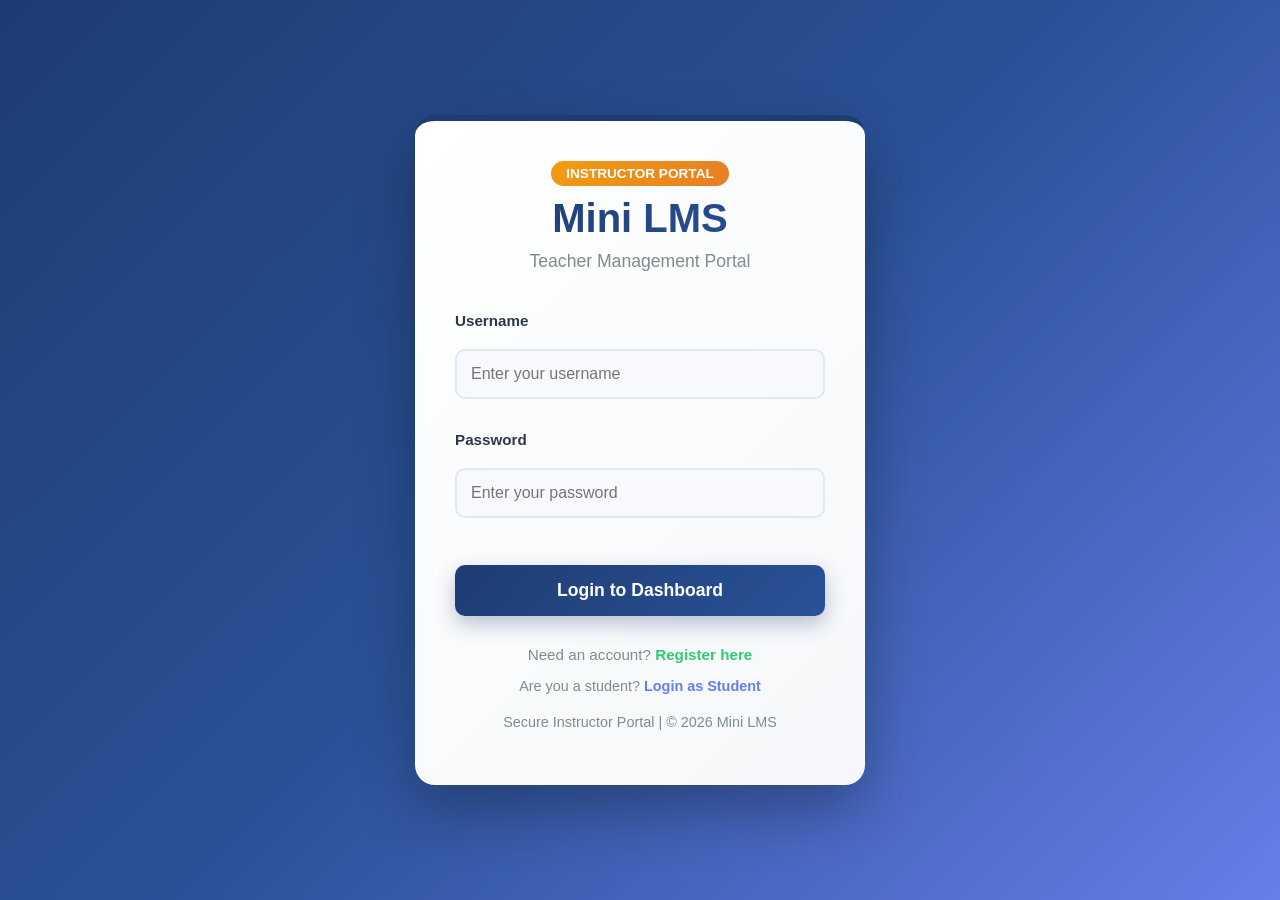
<file: backend/frontend/teacher-login.html>
<!DOCTYPE html>
<html>
<head>
    <meta charset="utf-8">
    <title>Mini LMS - Teacher Portal</title>
    <link rel="stylesheet" href="style.css">
    <style>
        /* Teacher Login Page Specific Styles */
        body.login-page {
            background: linear-gradient(135deg, #1e3c72 0%, #2a5298 50%, #667eea 100%);
            display: flex;
            justify-content: center;
            align-items: center;
            min-height: 100vh;
        }

        .login-container {
            width: 100%;
            max-width: 450px;
            padding: 40px;
            background: linear-gradient(135deg, #ffffff 0%, #f5f7fa 100%);
            text-align: center;
            box-shadow: 0 25px 60px rgba(0, 0, 0, 0.3);
            border-radius: 20px;
            border-top: 6px solid #1e3c72;
            animation: slideUp 0.5s ease-out;
        }

        @keyframes slideUp {
            from {
                opacity: 0;
                transform: translateY(30px);
            }
            to {
                opacity: 1;
                transform: translateY(0);
            }
        }

        .login-header {
            margin-bottom: 40px;
        }

        .login-header h1 {
            font-size: 2.5em;
            background: linear-gradient(135deg, #1e3c72 0%, #2a5298 100%);
            -webkit-background-clip: text;
            -webkit-text-fill-color: transparent;
            background-clip: text;
            margin: 0 0 10px 0;
            font-weight: 800;
        }

        .login-header p {
            color: #7f8c8d;
            font-size: 1.1em;
            margin: 0;
        }

        .teacher-badge {
            display: inline-block;
            background: linear-gradient(135deg, #f39c12 0%, #e67e22 100%);
            color: white;
            padding: 5px 15px;
            border-radius: 20px;
            font-size: 0.85em;
            font-weight: 600;
            margin-bottom: 10px;
        }

        .form-group {
            margin: 20px 0;
            position: relative;
        }

        .form-group label {
            display: block;
            text-align: left;
            color: #2d3748;
            font-weight: 600;
            margin-bottom: 8px;
            font-size: 0.95em;
        }

        .form-group input {
            width: 100%;
            padding: 14px;
            border: 2px solid #e2e8f0;
            border-radius: 10px;
            font-size: 1em;
            transition: all 0.3s ease;
            background: #f7f9fc;
        }

        .form-group input:focus {
            outline: none;
            border-color: #1e3c72;
            background: white;
            box-shadow: 0 0 0 5px rgba(30, 60, 114, 0.1);
            transform: translateY(-2px);
        }

        .login-form {
            margin: 30px 0;
        }

        .login-btn {
            width: 100%;
            padding: 15px;
            background: linear-gradient(135deg, #1e3c72 0%, #2a5298 100%);
            color: white;
            border: none;
            border-radius: 10px;
            font-weight: 700;
            font-size: 1.1em;
            cursor: pointer;
            transition: all 0.3s ease;
            box-shadow: 0 8px 20px rgba(30, 60, 114, 0.3);
            margin-top: 15px;
        }

        .login-btn:hover {
            transform: translateY(-3px);
            box-shadow: 0 12px 30px rgba(30, 60, 114, 0.5);
        }

        .login-btn:active {
            transform: translateY(-1px);
        }

        .login-btn:disabled {
            opacity: 0.7;
            cursor: not-allowed;
            transform: none;
        }

        .message {
            padding: 15px;
            margin: 15px 0;
            border-radius: 10px;
            font-weight: 600;
            animation: slideDown 0.3s ease-out;
        }

        @keyframes slideDown {
            from {
                opacity: 0;
                transform: translateY(-10px);
            }
            to {
                opacity: 1;
                transform: translateY(0);
            }
        }

        .error-message {
            background: linear-gradient(135deg, #e74c3c 0%, #c0392b 100%);
            color: white;
            border-left: 5px solid #c0392b;
            box-shadow: 0 4px 15px rgba(231, 76, 60, 0.3);
        }

        .success-message {
            background: linear-gradient(135deg, #2ecc71 0%, #27ae60 100%);
            color: white;
            border-left: 5px solid #27ae60;
            box-shadow: 0 4px 15px rgba(46, 204, 113, 0.3);
        }

        .demo-credentials {
            background: linear-gradient(135deg, #1e3c72 0%, #2a5298 100%);
            color: white;
            padding: 15px;
            border-radius: 10px;
            margin: 20px 0;
            font-size: 0.95em;
            border-left: 5px solid #2a5298;
        }

        .demo-credentials strong {
            display: block;
            margin-bottom: 8px;
            font-size: 1em;
        }

        .demo-credentials code {
            background: rgba(0, 0, 0, 0.2);
            padding: 4px 8px;
            border-radius: 4px;
            margin: 0 4px;
            font-family: monospace;
        }

        .signup-link {
            margin-top: 20px;
            color: #7f8c8d;
            font-size: 0.95em;
        }

        .signup-link a {
            color: #2ecc71;
            text-decoration: none;
            font-weight: 700;
            transition: all 0.3s ease;
        }

        .signup-link a:hover {
            color: #27ae60;
            text-decoration: underline;
        }

        .student-link {
            margin-top: 15px;
            color: #7f8c8d;
            font-size: 0.9em;
        }

        .student-link a {
            color: #667eea;
            text-decoration: none;
            font-weight: 600;
            transition: all 0.3s ease;
        }

        .student-link a:hover {
            color: #2a5298;
            text-decoration: underline;
        }

        .login-footer {
            margin-top: 20px;
            color: #7f8c8d;
            font-size: 0.9em;
        }
    </style>
</head>
<body class="login-page">
    <div class="login-container">
        <div class="login-header">
            <div class="teacher-badge">INSTRUCTOR PORTAL</div>
            <h1>Mini LMS</h1>
            <p>Teacher Management Portal</p>
        </div>

        <div id="messageContainer"></div>

        <form id="loginForm" class="login-form">
            <div class="form-group">
                <label for="username">Username</label>
                <input type="text" id="username" placeholder="Enter your username" required>
            </div>

            <div class="form-group">
                <label for="password">Password</label>
                <input type="password" id="password" placeholder="Enter your password" required>
            </div>

            <button type="submit" class="login-btn" id="loginBtn">Login to Dashboard</button>
        </form>

        <div class="signup-link">
            Need an account? <a href="signup">Register here</a>
        </div>

        <div class="student-link">
            Are you a student? <a href="/">Login as Student</a>
        </div>

        <div class="login-footer">
            <p>Secure Instructor Portal | © 2026 Mini LMS</p>
        </div>
    </div>

<script>
document.getElementById("loginForm").addEventListener("submit", async function(e){
    e.preventDefault();
    const username = document.getElementById("username").value.trim();
    const password = document.getElementById("password").value.trim();
    const loginBtn = document.getElementById("loginBtn");
    const messageContainer = document.getElementById("messageContainer");
    
    console.log("Teacher Login attempt with username:", username);
    
    if(!username || !password) {
        showMessage("Please enter both username and password", "error");
        return;
    }
    
    // Disable button and show loading state
    loginBtn.disabled = true;
    loginBtn.textContent = "Logging in...";
    
    try {
        console.log("Sending request to /api/token/...");
        const response = await fetch("http://127.0.0.1:8000/api/token/", {
            method: "POST",
            headers: {
                "Content-Type": "application/json",
            },
            body: JSON.stringify({
                username: username,
                password: password
            })
        });
        
        console.log("Response status:", response.status);
        const data = await response.json();
        console.log("Response data:", data);
        
        if(!response.ok) {
            throw new Error(data.detail || "Invalid credentials");
        }
        
        if(data.access){
            localStorage.setItem("token", data.access);
            localStorage.setItem("userRole", "instructor"); // Mark as teacher session
            console.log("Teacher Token saved successfully");
            showMessage("Login Successful! Redirecting to Teacher Dashboard...", "success");
            setTimeout(() => {
                window.location.href = "teacher-dashboard.html";
            }, 1500);
        } else {
            throw new Error("No access token in response");
        }
    } catch(err){
        console.error("Login error:", err);
        showMessage(err.message || "Login failed. Please try again.", "error");
        loginBtn.disabled = false;
        loginBtn.textContent = "Login to Dashboard";
    }
});

function showMessage(message, type) {
    const messageContainer = document.getElementById("messageContainer");
    const messageDiv = document.createElement("div");
    messageDiv.className = `message ${type}-message`;
    messageDiv.textContent = message;
    messageContainer.innerHTML = "";
    messageContainer.appendChild(messageDiv);
    
    if(type === "success") {
        setTimeout(() => {
            messageDiv.remove();
        }, 3000);
    }
}
</script>
</body>
</html>
</file>
<file: backend/frontend/style.css>
* {
    box-sizing: border-box;
}

body {
    font-family: 'Segoe UI', Tahoma, Geneva, Verdana, sans-serif;
    background: linear-gradient(135deg, #667eea 0%, #764ba2 100%);
    margin: 0;
    padding: 0;
    min-height: 100vh;
}

.box {
    width: 100%;
    max-width: 400px;
    margin: 100px auto;
    padding: 40px;
    background: linear-gradient(135deg, #ffffff 0%, #f5f7fa 100%);
    text-align: center;
    box-shadow: 0 20px 60px rgba(0, 0, 0, 0.3);
    border-radius: 15px;
    border-top: 5px solid #667eea;
}

.box h2 {
    color: #2d3748;
    margin-bottom: 30px;
    font-size: 2em;
    font-weight: 700;
    background: linear-gradient(135deg, #667eea 0%, #764ba2 100%);
    -webkit-background-clip: text;
    -webkit-text-fill-color: transparent;
    background-clip: text;
}

.container {
    width: 90%;
    max-width: 1200px;
    margin: 30px auto;
    padding: 30px;
    background: linear-gradient(135deg, #ffffff 0%, #f8f9fa 100%);
    box-shadow: 0 20px 60px rgba(0, 0, 0, 0.15);
    border-radius: 15px;
    border-left: 5px solid #667eea;
    min-height: calc(100vh - 100px);
}

input {
    width: 100%;
    padding: 14px;
    margin: 12px 0;
    border: 2px solid #e2e8f0;
    border-radius: 8px;
    font-size: 1em;
    box-sizing: border-box;
    transition: all 0.3s ease;
    background: #f7f9fc;
}

input:focus {
    outline: none;
    border-color: #667eea;
    background: white;
    box-shadow: 0 0 0 4px rgba(102, 126, 234, 0.1);
}

button {
    padding: 12px 25px;
    background: linear-gradient(135deg, #667eea 0%, #764ba2 100%);
    color: white;
    border: none;
    cursor: pointer;
    border-radius: 8px;
    font-weight: 700;
    font-size: 1em;
    transition: all 0.3s ease;
    width: 100%;
    margin-top: 10px;
    box-shadow: 0 4px 15px rgba(102, 126, 234, 0.3);
}

button:hover {
    transform: translateY(-3px);
    box-shadow: 0 8px 25px rgba(102, 126, 234, 0.5);
}

button:active {
    transform: translateY(-1px);
}

.course-card {
    border: none;
    padding: 20px;
    margin: 15px 0;
    border-radius: 12px;
    background: linear-gradient(135deg, #ffffff 0%, #f8f9fa 100%);
    box-shadow: 0 4px 15px rgba(102, 126, 234, 0.15);
    transition: all 0.3s ease;
    border-left: 5px solid #667eea;
}

.course-card:hover {
    transform: translateY(-5px);
    box-shadow: 0 12px 30px rgba(102, 126, 234, 0.25);
    border-left-color: #764ba2;
}

.course-card h3 {
    margin-top: 0;
    color: #2d3748;
    font-size: 1.3em;
    font-weight: 700;
    background: linear-gradient(135deg, #667eea 0%, #764ba2 100%);
    -webkit-background-clip: text;
    -webkit-text-fill-color: transparent;
    background-clip: text;
}

.assignment-card {
    border: none;
    padding: 20px;
    margin: 15px 0;
    border-radius: 12px;
    background: linear-gradient(135deg, #fffaf0 0%, #fef5e7 100%);
    box-shadow: 0 4px 15px rgba(243, 156, 18, 0.15);
    transition: all 0.3s ease;
    border-left: 5px solid #f39c12;
}

.assignment-card:hover {
    transform: translateY(-5px);
    box-shadow: 0 12px 30px rgba(243, 156, 18, 0.3);
    border-left-color: #e67e22;
}

.assignment-card h3 {
    margin-top: 0;
    color: #c0392b;
    font-size: 1.3em;
    font-weight: 700;
    background: linear-gradient(135deg, #f39c12 0%, #e67e22 100%);
    -webkit-background-clip: text;
    -webkit-text-fill-color: transparent;
    background-clip: text;
}

/* Status Badge Styles */
.status-badge {
    display: inline-block;
    padding: 6px 12px;
    border-radius: 20px;
    font-size: 0.85em;
    font-weight: 600;
    margin: 5px;
}

.status-pending {
    background: linear-gradient(135deg, #f39c12 0%, #e67e22 100%);
    color: white;
}

.status-submitted {
    background: linear-gradient(135deg, #3498db 0%, #2980b9 100%);
    color: white;
}

.status-graded {
    background: linear-gradient(135deg, #2ecc71 0%, #27ae60 100%);
    color: white;
}

/* Navigation Styles */
nav {
    background: linear-gradient(135deg, #2c3e50 0%, #34495e 100%);
    padding: 15px 20px;
    border-radius: 8px;
    margin-bottom: 20px;
    box-shadow: 0 4px 15px rgba(0, 0, 0, 0.2);
    display: flex;
    justify-content: space-between;
    align-items: center;
}

nav a, nav button {
    color: white;
    text-decoration: none;
    margin: 0 10px;
    padding: 8px 15px;
    border-radius: 5px;
    transition: all 0.3s ease;
    border: none;
    background: rgba(255, 255, 255, 0.1);
    cursor: pointer;
}

nav a:hover, nav button:hover {
    background: linear-gradient(135deg, #667eea 0%, #764ba2 100%);
}

/* Success Message */
.success-message {
    background: linear-gradient(135deg, #2ecc71 0%, #27ae60 100%);
    color: white;
    padding: 15px 20px;
    border-radius: 8px;
    margin: 15px 0;
    box-shadow: 0 4px 15px rgba(46, 204, 113, 0.3);
}

/* Error Message */
.error-message {
    background: linear-gradient(135deg, #e74c3c 0%, #c0392b 100%);
    color: white;
    padding: 15px 20px;
    border-radius: 8px;
    margin: 15px 0;
    box-shadow: 0 4px 15px rgba(231, 76, 60, 0.3);
}

/* Grid Layout */
.courses-grid {
    display: grid;
    grid-template-columns: repeat(auto-fit, minmax(300px, 1fr));
    gap: 20px;
}

/* Stats Cards */
.stat-card {
    background: linear-gradient(135deg, #667eea 0%, #764ba2 100%);
    color: white;
    padding: 25px;
    border-radius: 12px;
    text-align: center;
    box-shadow: 0 8px 25px rgba(102, 126, 234, 0.3);
    transition: all 0.3s ease;
}

.stat-card:hover {
    transform: translateY(-8px);
    box-shadow: 0 15px 40px rgba(102, 126, 234, 0.4);
}

.stat-card.success {
    background: linear-gradient(135deg, #2ecc71 0%, #27ae60 100%);
}

.stat-card.warning {
    background: linear-gradient(135deg, #f39c12 0%, #e67e22 100%);
}

.stat-card.info {
    background: linear-gradient(135deg, #3498db 0%, #2980b9 100%);
}

.stat-card h3 {
    margin: 10px 0;
    font-size: 2em;
    font-weight: 700;
}

.stat-card p {
    margin: 0;
    font-size: 0.95em;
    opacity: 0.95;
}

/* Progress Bar */
.progress-bar {
    background: #e0e0e0;
    border-radius: 10px;
    height: 10px;
    overflow: hidden;
    margin: 10px 0;
    box-shadow: inset 0 2px 4px rgba(0, 0, 0, 0.1);
}

.progress-fill {
    background: linear-gradient(90deg, #2ecc71 0%, #27ae60 100%);
    height: 100%;
    border-radius: 10px;
    transition: width 0.3s ease;
}

/* Text Utilities */
.text-primary {
    color: #667eea;
    font-weight: 600;
}

.text-success {
    color: #2ecc71;
    font-weight: 600;
}

.text-warning {
    color: #f39c12;
    font-weight: 600;
}

.text-danger {
    color: #e74c3c;
    font-weight: 600;
}

/* YouTube Video Section Styles */
.video-section {
    background: #f8f9fa;
    padding: 25px;
    border-radius: 8px;
    margin-bottom: 30px;
    border-left: 4px solid #ff0000;
}

.video-section h2 {
    color: #333;
    margin-top: 0;
    margin-bottom: 20px;
    display: flex;
    align-items: center;
    gap: 10px;
}

.video-section h2::before {
    content: "▶";
    color: #ff0000;
    font-size: 0.8em;
}

.video-container {
    position: relative;
    padding-bottom: 56.25%; /* 16:9 aspect ratio */
    height: 0;
    overflow: hidden;
    border-radius: 8px;
    box-shadow: 0 4px 15px rgba(0, 0, 0, 0.2);
    background: #000;
}

.video-container iframe {
    position: absolute;
    top: 0;
    left: 0;
    width: 100%;
    height: 100%;
    border: none;
}

.video-placeholder {
    display: flex;
    align-items: center;
    justify-content: center;
    height: 300px;
    background: linear-gradient(135deg, #667eea 0%, #764ba2 100%);
    border-radius: 8px;
    color: white;
    font-size: 1.2em;
}

.no-video {
    text-align: center;
    padding: 40px;
    color: #999;
    background: #f8f9fa;
    border-radius: 8px;
}
</file>
